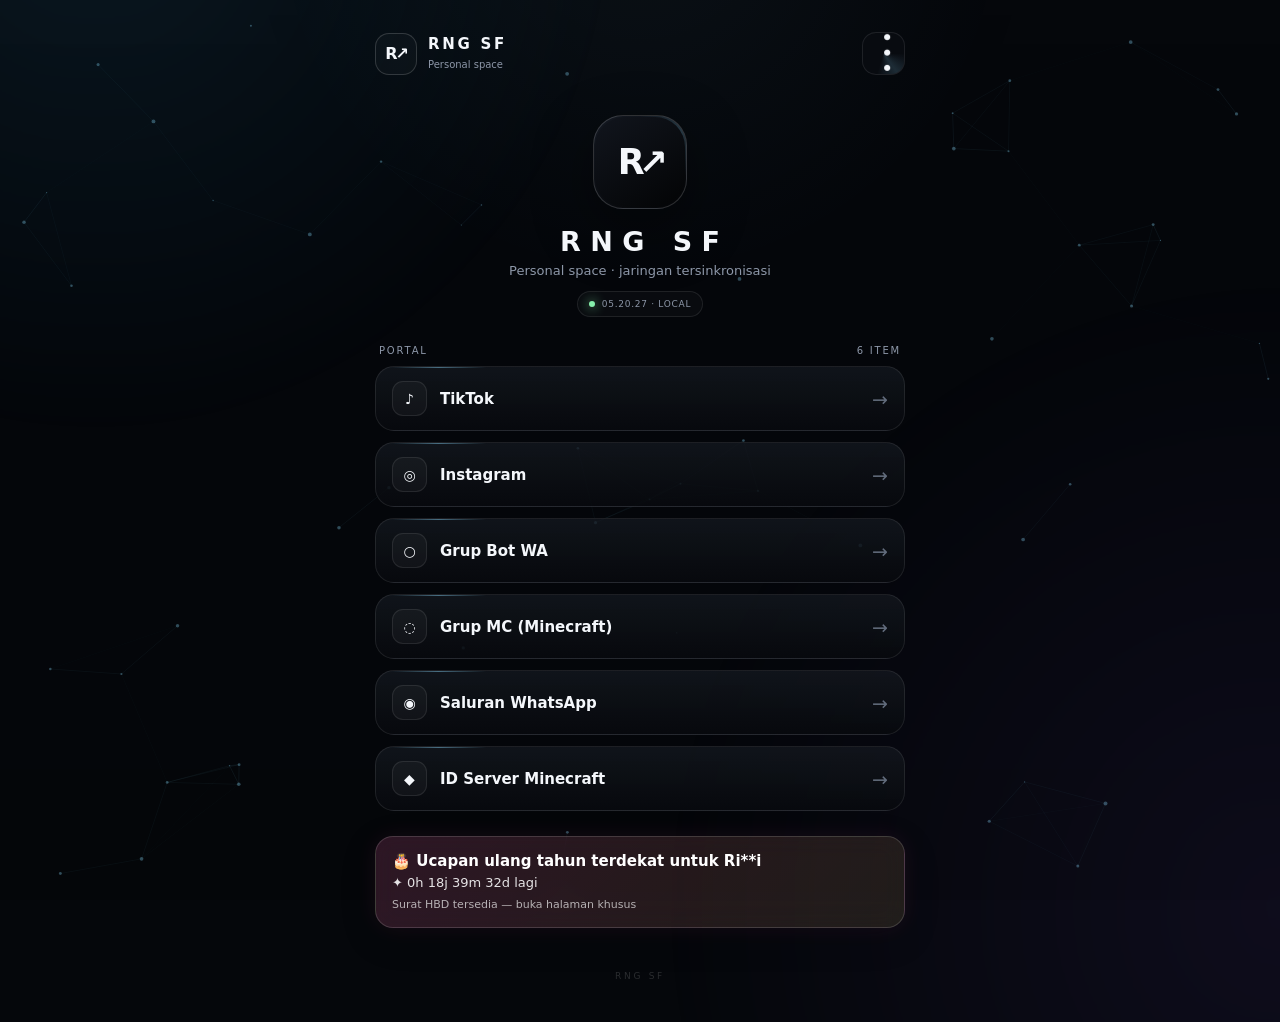
<file: index.html>
<!DOCTYPE html>
<html lang="id">
<head>

<meta charset="UTF-8">

<meta
    name="viewport"
    content="width=device-width, initial-scale=1.0, maximum-scale=1.0, user-scalable=no"
>

<meta
    name="theme-color"
    content="#05070b"
>

<meta
    name="color-scheme"
    content="dark"
>

<title>RNG SF</title>

<style>

/* =========================================================
   RNG SF
   MAIN INDEX
   Dibuat ulang dari nol.
   Jangan masukkan password di file ini.
   ========================================================= */


/* =========================================================
   ROOT
   ========================================================= */
.readmeContent{
    line-height:1.72;
    color:var(--text);
    padding:4px 2px 10px;
}

.readmeContent h2,
.readmeContent h3,
.readmeContent h4{
    margin:18px 0 8px;
    letter-spacing:-.02em;
}

.readmeContent h2:first-child{margin-top:0;}
.readmeContent p{margin:0 0 14px;}
.readmeContent ul{margin:8px 0 16px;padding-left:22px;}
.readmeContent li{margin:6px 0;}
.readmeContent code{
    padding:2px 6px;
    border:1px solid var(--border);
    border-radius:7px;
    background:rgba(255,255,255,.045);
}

.readmeContent blockquote{
    margin:12px 0;
    padding:10px 13px;
    border-left:2px solid var(--accent);
    border-radius:0 10px 10px 0;
    background:rgba(255,255,255,.025);
}

.readmeLoading,
.readmeEmpty{
    padding:28px 8px;
    text-align:center;
}

.readmeEmptyIcon{
    width:58px;
    height:58px;
    margin:0 auto 12px;
    display:grid;
    place-items:center;
    border:1px solid var(--border-strong);
    border-radius:18px;
    font-size:24px;
    animation:pulse 1.7s ease-in-out infinite;
}



:root{

    --bg:
        #05070b;

    --bg-soft:
        #090c12;

    --panel:
        rgba(14,18,25,.78);

    --panel-solid:
        #0d1118;

    --panel-soft:
        rgba(255,255,255,.035);

    --border:
        rgba(255,255,255,.09);

    --border-strong:
        rgba(255,255,255,.16);

    --text:
        #f4f7fb;

    --muted:
        #8d97a8;

    --muted-2:
        #626c7c;

    --accent:
        #8bdcff;

    --accent-soft:
        rgba(139,220,255,.12);

    --success:
        #86efac;

    --danger:
        #fb7185;

    --warning:
        #facc15;

    --radius-xl:
        28px;

    --radius-lg:
        20px;

    --radius-md:
        15px;

    --ease:
        cubic-bezier(.2,.8,.2,1);

}


/* =========================================================
   RESET
   ========================================================= */

*{

    box-sizing:
        border-box;

    margin:
        0;

    padding:
        0;

    -webkit-tap-highlight-color:
        transparent;

}


html{

    scroll-behavior:
        smooth;

}


body{

    min-height:
        100svh;

    background:
        var(--bg);

    color:
        var(--text);

    font-family:
        Inter,
        system-ui,
        -apple-system,
        BlinkMacSystemFont,
        "Segoe UI",
        sans-serif;

    overflow-x:
        hidden;

    -webkit-font-smoothing:
        antialiased;

}


button,
input,
select,
textarea{

    font:
        inherit;

}


button{

    color:
        inherit;

}


a{

    color:
        inherit;

    text-decoration:
        none;

}


[hidden]{

    display:
        none !important;

}


/* =========================================================
   BACKGROUND
   ========================================================= */

#networkCanvas{

    position:
        fixed;

    inset:
        0;

    width:
        100%;

    height:
        100%;

    z-index:
        0;

    pointer-events:
        none;

}


.backgroundGlow{

    position:
        fixed;

    inset:
        -35%;

    z-index:
        1;

    pointer-events:
        none;

    background:

        radial-gradient(
            circle at 25% 15%,
            rgba(56,189,248,.09),
            transparent 25%
        ),

        radial-gradient(
            circle at 80% 80%,
            rgba(139,92,246,.075),
            transparent 30%
        );

    filter:
        blur(15px);

    animation:
        backgroundMove 14s ease-in-out infinite alternate;

}


@keyframes backgroundMove{

    from{

        transform:
            translate(
                -1%,
                1%
            );

    }

    to{

        transform:
            translate(
                2%,
                -2%
            )
            scale(1.04);

    }

}


/* =========================================================
   MAIN
   ========================================================= */

.app{

    position:
        relative;

    z-index:
        5;

    width:
        min(100%,560px);

    min-height:
        100svh;

    margin:
        auto;

    padding:
        18px
        15px
        32px;

}


@media(min-width:700px){

    .app{

        padding-top:
            32px;

    }

}


/* =========================================================
   TOP BAR
   ========================================================= */

.topbar{

    display:
        flex;

    align-items:
        center;

    justify-content:
        space-between;

    margin-bottom:
        15px;

}


.brand{

    display:
        flex;

    align-items:
        center;

    gap:
        11px;

}


.brandIcon{

    width:
        42px;

    height:
        42px;

    border:
        1px solid var(--border-strong);

    border-radius:
        14px;

    display:
        grid;

    place-items:
        center;

    background:
        rgba(255,255,255,.025);

}


.brandIcon span{

    font-size:
        16px;

    font-weight:
        900;

    letter-spacing:
        -2px;

}


.brandText strong{

    display:
        block;

    font-size:
        15px;

    letter-spacing:
        .18em;

}


.brandText small{

    color:
        var(--muted);

    font-size:
        10px;

}


.menuButton{

    width:
        43px;

    height:
        43px;

    border:
        1px solid var(--border);

    border-radius:
        14px;

    background:
        rgba(10,13,18,.75);

    cursor:
        pointer;

    display:
        grid;

    place-items:
        center;

    transition:
        .25s var(--ease);

}


.menuButton:hover{

    border-color:
        var(--border-strong);

    background:
        rgba(255,255,255,.055);

}


.menuButton:active{

    transform:
        scale(.93);

}


.menuDots{

    font-size:
        21px;

    letter-spacing:
        3px;

    transform:
        rotate(90deg);

}



/* =========================================================
   RNG SF — POLISH / MOTION
   ========================================================= */

body::before{
    content:"";
    position:fixed;
    inset:0;
    z-index:0;
    pointer-events:none;
    background:
        radial-gradient(circle at 50% -10%, rgba(139,220,255,.055), transparent 34%),
        linear-gradient(180deg, transparent 0%, rgba(0,0,0,.12) 100%);
    opacity:.9;
}

main{
    position:relative;
    z-index:2;
}

.hero{
    animation:heroEnter .8s cubic-bezier(.2,.8,.2,1) both;
}

.hero .logo{
    animation:heroLogoIn .9s cubic-bezier(.2,.8,.2,1) both, heroFloat 5s ease-in-out 1s infinite;
}

.hero h1{
    animation:textRise .7s .12s cubic-bezier(.2,.8,.2,1) both;
}

.hero > p,
.hero .status{
    animation:textRise .7s .22s cubic-bezier(.2,.8,.2,1) both;
}

.portalList{
    perspective:900px;
}

.portalButton{
    animation:portalIn .55s var(--ease) both;
    transform-origin:center bottom;
}

.portalButton:nth-child(1){animation-delay:.04s}
.portalButton:nth-child(2){animation-delay:.09s}
.portalButton:nth-child(3){animation-delay:.14s}
.portalButton:nth-child(4){animation-delay:.19s}
.portalButton:nth-child(5){animation-delay:.24s}
.portalButton:nth-child(6){animation-delay:.29s}
.portalButton:nth-child(7){animation-delay:.34s}
.portalButton:nth-child(8){animation-delay:.39s}

.menuButton{
    position:relative;
    overflow:hidden;
}

.menuButton::after{
    content:"";
    position:absolute;
    inset:-40%;
    background:conic-gradient(from 90deg, transparent, rgba(139,220,255,.16), transparent 30%);
    animation:menuRing 5s linear infinite;
    pointer-events:none;
}

.menuDots{position:relative;z-index:1;}

.overlay.open .modal{
    animation:modalIn .34s cubic-bezier(.2,.85,.25,1) both;
}

.overlay:not(.open) .modal{
    animation:modalOut .18s ease both;
}

.menuItem{
    transition:transform .22s var(--ease), border-color .22s var(--ease), background .22s var(--ease), box-shadow .22s var(--ease);
}

.menuItem:hover{
    transform:translateX(4px);
    box-shadow:0 12px 32px rgba(0,0,0,.16);
}

.menuItem:active{
    transform:scale(.985) translateX(2px);
}

@keyframes heroEnter{
    from{opacity:0; transform:translateY(8px)}
    to{opacity:1; transform:none}
}

@keyframes heroLogoIn{
    from{opacity:0; transform:scale(.78) rotate(-8deg)}
    to{opacity:1; transform:scale(1) rotate(0)}
}

@keyframes heroFloat{
    0%,100%{transform:translateY(0)}
    50%{transform:translateY(-4px)}
}

@keyframes textRise{
    from{opacity:0; transform:translateY(7px)}
    to{opacity:1; transform:none}
}

@keyframes menuRing{
    to{transform:rotate(360deg)}
}

@keyframes modalIn{
    from{opacity:0; transform:translateY(16px) scale(.985)}
    to{opacity:1; transform:none}
}

@keyframes modalOut{
    from{opacity:1}
    to{opacity:0}
}

@media (prefers-reduced-motion:reduce){
    *,*::before,*::after{
        animation-duration:.01ms !important;
        animation-iteration-count:1 !important;
        scroll-behavior:auto !important;
    }
}

body.lightweight .hero .logo,
body.lightweight .menuButton::after{
    animation:none !important;
}

/* =========================================================
   HERO
   ========================================================= */

.hero{

    text-align:
        center;

    padding:
        25px
        5px
        25px;

}


.logo{

    position:
        relative;

    width:
        94px;

    height:
        94px;

    margin:
        0 auto 17px;

    border:
        1px solid var(--border-strong);

    border-radius:
        30px;

    display:
        grid;

    place-items:
        center;

    overflow:
        hidden;

    background:
        linear-gradient(
            145deg,
            #141922,
            #030406
        );

    box-shadow:
        0 20px 60px rgba(0,0,0,.4);

}


.logo::before{

    content:
        "";

    position:
        absolute;

    width:
        170%;

    height:
        170%;

    background:
        conic-gradient(
            transparent,
            rgba(139,220,255,.2),
            transparent 30%
        );

    animation:
        logoSpin 7s linear infinite;

}


.logo::after{

    content:
        "";

    position:
        absolute;

    inset:
        1px;

    border-radius:
        inherit;

    background:
        linear-gradient(
            145deg,
            #11151d,
            #030405
        );

}


@keyframes logoSpin{

    to{

        transform:
            rotate(360deg);

    }

}


.logo span{

    position:
        relative;

    z-index:
        2;

    font-size:
        35px;

    font-weight:
        900;

    letter-spacing:
        -6px;

}


.hero h1{

    font-size:
        27px;

    letter-spacing:
        .35em;

    margin-left:
        .35em;

    font-weight:
        800;

}


.hero p{

    margin-top:
        6px;

    color:
        var(--muted);

    font-size:
        13px;

}


.status{

    display:
        inline-flex;

    align-items:
        center;

    gap:
        7px;

    margin-top:
        13px;

    padding:
        7px
        11px;

    border:
        1px solid var(--border);

    border-radius:
        999px;

    background:
        rgba(255,255,255,.025);

    color:
        var(--muted);

    font-size:
        9px;

    letter-spacing:
        .08em;

}


.statusDot{

    width:
        6px;

    height:
        6px;

    border-radius:
        50%;

    background:
        var(--success);

    box-shadow:
        0 0 12px var(--success);

}


/* =========================================================
   PORTAL
   ========================================================= */

.sectionHeader{

    display:
        flex;

    justify-content:
        space-between;

    align-items:
        center;

    margin:
        3px
        4px
        10px;

    color:
        var(--muted);

    font-size:
        10px;

    text-transform:
        uppercase;

    letter-spacing:
        .18em;

}


.portalList{

    display:
        grid;

    gap:
        11px;

}


.portalButton{

    position:
        relative;

    width:
        100%;

    min-height:
        65px;

    border:
        1px solid var(--border);

    border-radius:
        19px;

    background:
        linear-gradient(
            180deg,
            rgba(20,24,31,.78),
            rgba(8,10,14,.88)
        );

    display:
        flex;

    align-items:
        center;

    justify-content:
        space-between;

    padding:
        0
        16px;

    overflow:
        hidden;

    cursor:
        pointer;

    animation:
        portalIn .55s var(--ease) both;

    transition:
        .3s var(--ease);

}


.portalButton::before{

    content:
        "";

    position:
        absolute;

    left:
        15px;

    top:
        0;

    width:
        95px;

    height:
        1px;

    background:
        linear-gradient(
            90deg,
            transparent,
            var(--accent),
            transparent
        );

    opacity:
        .45;

}


.portalButton::after{

    content:
        "";

    position:
        absolute;

    inset:
        0;

    background:
        linear-gradient(
            105deg,
            transparent,
            rgba(255,255,255,.045),
            transparent
        );

    transform:
        translateX(-120%);

    transition:
        .7s;

}


.portalButton:hover::after{

    transform:
        translateX(120%);

}


.portalButton:hover{

    transform:
        translateY(-2px);

    border-color:
        var(--border-strong);

}


.portalButton:active{

    transform:
        scale(.985);

}


@keyframes portalIn{

    from{

        opacity:
            0;

        transform:
            translateY(10px);

    }

    to{

        opacity:
            1;

        transform:
            none;

    }

}


.portalLeft{

    display:
        flex;

    align-items:
        center;

    gap:
        13px;

    min-width:
        0;

}


.portalIcon{

    width:
        35px;

    height:
        35px;

    flex:
        0 0 35px;

    display:
        grid;

    place-items:
        center;

    border:
        1px solid var(--border);

    border-radius:
        11px;

    background:
        rgba(255,255,255,.035);

    font-size:
        14px;

}


.portalText{

    min-width:
        0;

    text-align:
        left;

}


.portalName{

    display:
        block;

    font-size:
        15px;

    font-weight:
        700;

    white-space:
        nowrap;

    overflow:
        hidden;

    text-overflow:
        ellipsis;

}


.portalSubtitle{

    display:
        block;

    color:
        var(--muted);

    font-size:
        10px;

    margin-top:
        1px;

}


.portalArrow{

    color:
        var(--muted-2);

    font-size:
        19px;

    transition:
        .25s;

}


.portalButton:hover .portalArrow{

    color:
        var(--text);

    transform:
        translateX(4px);

}


.fallback{

    padding:
        15px;

    border:
        1px dashed var(--border-strong);

    border-radius:
        16px;

    color:
        var(--muted);

    text-align:
        center;

    font-size:
        12px;

}


/* =========================================================
   FOOTER SECRET
   ========================================================= */

.footer{

    display:
        flex;

    justify-content:
        center;

    padding-top:
        20px;

}


.secretTrigger{

    border:
        0;

    background:
        transparent;

    color:
        rgba(255,255,255,.15);

    padding:
        9px
        12px;

    font-size:
        9px;

    letter-spacing:
        .3em;

    cursor:
        pointer;

    transition:
        .3s;

}


.secretTrigger:hover{

    color:
        rgba(255,255,255,.4);

}


/* =========================================================
   OVERLAY
   ========================================================= */

.overlay{

    position:
        fixed;

    inset:
        0;

    z-index:
        50;

    display:
        flex;

    align-items:
        flex-end;

    justify-content:
        center;

    background:
        rgba(2,4,7,.72);

    backdrop-filter:
        blur(15px);

    -webkit-backdrop-filter:
        blur(15px);

    opacity:
        0;

    pointer-events:
        none;

    transition:
        .35s;

}


.overlay.open{

    opacity:
        1;

    pointer-events:
        auto;

}


/* Child screens stack above parent screens. */
#menuOverlay{z-index:50;}
#calendarOverlay{z-index:60;align-items:stretch;}
#contentOverlay{z-index:70;}
#secretOverlay{z-index:80;}
#onboardingOverlay{z-index:90;}
#calendarOverlay .modal{width:100%;max-width:none;height:100dvh;max-height:none;border-radius:0;overflow-y:auto;overscroll-behavior:contain;padding-bottom:max(18px,env(safe-area-inset-bottom));}
#calendarDays,.calendarDay{touch-action:manipulation;}
.calendarDay{user-select:none;-webkit-tap-highlight-color:transparent;}
#calendarOverlay .calendarTop{flex-shrink:0;}
#calendarOverlay .calendarDays{min-height:0;}
#calendarOverlay .calendarActions{padding-bottom:4px;}
@media(max-width:699px){
    #calendarOverlay .modal{padding:14px 12px max(16px,env(safe-area-inset-bottom));}
    #calendarOverlay .calendarDay{min-height:58px;}
    #calendarOverlay .calendarActions{position:sticky;bottom:0;background:linear-gradient(180deg,transparent,rgba(7,9,13,.98) 28%);padding-top:18px;}
}



.modal{

    width:
        min(100%,570px);

    max-height:
        92svh;

    overflow:
        auto;

    padding:
        18px
        17px
        28px;

    border:
        1px solid var(--border-strong);

    border-radius:
        28px
        28px
        0
        0;

    background:
        linear-gradient(
            180deg,
            rgba(20,24,31,.98),
            rgba(7,9,13,.99)
        );

    box-shadow:
        0 -25px 90px rgba(0,0,0,.5);

    transform:
        translateY(40px);

    transition:
        .4s var(--ease);

}


.overlay.open .modal{

    transform:
        translateY(0);

}


@media(min-width:700px){

    .overlay{

        align-items:
            center;

    }

    .modal{

        border-radius:
            28px;

        max-height:
            88svh;

    }

}


.modalHead{

    display:
        flex;

    justify-content:
        space-between;

    align-items:
        flex-start;

    gap:
        12px;

    margin-bottom:
        17px;

}


.modalHead h2{

    font-size:
        20px;

}


.modalHead p{

    color:
        var(--muted);

    font-size:
        11px;

    margin-top:
        2px;

}


.closeButton{

    width:
        38px;

    height:
        38px;

    flex:
        0 0 38px;

    border:
        1px solid var(--border);

    border-radius:
        12px;

    background:
        rgba(255,255,255,.035);

    cursor:
        pointer;

    font-size:
        20px;

}


/* =========================================================
   MENU
   ========================================================= */

.menuList{

    display:
        grid;

    gap:
        9px;

}


.menuItem{

    width:
        100%;

    border:
        1px solid var(--border);

    border-radius:
        17px;

    background:
        rgba(255,255,255,.025);

    padding:
        14px;

    display:
        flex;

    align-items:
        center;

    gap:
        12px;

    text-align:
        left;

    cursor:
        pointer;

    transition:
        .25s;

}


.menuItem:hover{

    border-color:
        var(--border-strong);

    background:
        rgba(255,255,255,.05);

}


.menuIcon{

    width:
        41px;

    height:
        41px;

    flex:
        0 0 41px;

    display:
        grid;

    place-items:
        center;

    border:
        1px solid var(--border);

    border-radius:
        13px;

    background:
        rgba(255,255,255,.03);

}


.menuText b{

    display:
        block;

    font-size:
        13px;

}


.menuText span{

    display:
        block;

    color:
        var(--muted);

    font-size:
        10px;

    margin-top:
        2px;

}


/* =========================================================
   FORM
   ========================================================= */

.formGrid{

    display:
        grid;

    gap:
        13px;

}


.field{

    display:
        grid;

    gap:
        6px;

}


.field label{

    color:
        #bbc3cf;

    font-size:
        11px;

}


.field input,
.field select,
.field textarea{

    width:
        100%;

    border:
        1px solid var(--border);

    border-radius:
        14px;

    padding:
        13px
        14px;

    outline:
        none;

    background:
        #0b0e13;

    color:
        var(--text);

}


.field input:focus,
.field select:focus,
.field textarea:focus{

    border-color:
        rgba(139,220,255,.6);

    box-shadow:
        0 0 0 3px rgba(139,220,255,.07);

}


.row{

    display:
        grid;

    grid-template-columns:
        1fr 1fr;

    gap:
        9px;

}


.choiceGrid{

    display:
        grid;

    gap:
        8px;

}


.choice{

    width:
        100%;

    padding:
        13px;

    border:
        1px solid var(--border);

    border-radius:
        14px;

    background:
        rgba(255,255,255,.025);

    text-align:
        left;

    cursor:
        pointer;

    transition:
        .25s;

}


.choice:hover{

    border-color:
        var(--border-strong);

}


.choice.active{

    border-color:
        rgba(139,220,255,.65);

    background:
        var(--accent-soft);

}


.note{

    padding:
        12px
        13px;

    border:
        1px solid var(--border);

    border-radius:
        14px;

    background:
        rgba(255,255,255,.025);

    color:
        var(--muted);

    font-size:
        11px;

}


.actions{

    display:
        grid;

    grid-template-columns:
        1fr 1fr;

    gap:
        9px;

    margin-top:
        15px;

}


.primary,
.secondary{

    width:
        100%;

    min-height:
        47px;

    border-radius:
        15px;

    cursor:
        pointer;

    font-weight:
        750;

}


.primary{

    border:
        0;

    background:
        #eef2ff;

    color:
        #080b11;

}


.secondary{

    border:
        1px solid var(--border);

    background:
        rgba(255,255,255,.035);

}


/* =========================================================
   SECRET
   ========================================================= */

.secretModal{

    background:

        radial-gradient(
            circle at 50% -10%,
            rgba(139,220,255,.1),
            transparent 35%
        ),

        linear-gradient(
            180deg,
            #0d1118,
            #05070a
        );

}


.secretContent{

    text-align:
        center;

    padding:
        7px
        3px
        4px;

}


.secretOrb{

    position:
        relative;

    width:
        84px;

    height:
        84px;

    margin:
        0 auto 18px;

    border:
        1px solid rgba(139,220,255,.2);

    border-radius:
        50%;

    display:
        grid;

    place-items:
        center;

}


.secretOrb::before{

    content:
        "";

    position:
        absolute;

    inset:
        8px;

    border:
        1px dashed rgba(139,220,255,.18);

    border-radius:
        50%;

    animation:
        spin 8s linear infinite;

}


.secretOrb::after{

    content:
        "";

    width:
        7px;

    height:
        7px;

    border-radius:
        50%;

    background:
        var(--accent);

    box-shadow:
        0 0 20px var(--accent);

    animation:
        pulse 1.5s ease-in-out infinite;

}


@keyframes spin{

    to{

        transform:
            rotate(360deg);

    }

}


@keyframes pulse{

    50%{

        transform:
            scale(1.7);

        opacity:
            .5;

    }

}


.secretContent h2{

    font-size:
        21px;

    letter-spacing:
        .08em;

}


.secretContent p{

    margin:
        5px
        0
        18px;

    color:
        var(--muted);

    font-size:
        11px;

}


.secretInput{

    width:
        100%;

    padding:
        16px;

    border:
        1px solid var(--border-strong);

    border-radius:
        15px;

    background:
        #080b0f;

    color:
        var(--text);

    text-align:
        center;

    letter-spacing:
        .32em;

    font-size:
        19px;

    outline:
        none;

}


.secretInput:focus{

    border-color:
        rgba(139,220,255,.65);

    box-shadow:
        0 0 0 4px rgba(139,220,255,.07);

}


.secretSubmit{

    margin-top:
        10px;

}


.secretStatus{

    min-height:
        21px;

    margin-top:
        10px;

    color:
        var(--muted);

    font-size:
        11px;

}


.shake{

    animation:
        shake .38s ease;

}


@keyframes shake{

    20%,
    60%{

        transform:
            translateX(-6px);

    }

    40%,
    80%{

        transform:
            translateX(6px);

    }

}


.successMark{

    width:
        58px;

    height:
        58px;

    margin:
        4px
        auto
        15px;

    border:
        1px solid rgba(134,239,172,.35);

    border-radius:
        50%;

    display:
        grid;

    place-items:
        center;

    color:
        var(--success);

    font-size:
        27px;

    animation:
        successPop .5s var(--ease);

}


@keyframes successPop{

    from{

        opacity:
            0;

        transform:
            scale(.5);

    }

    to{

        opacity:
            1;

        transform:
            scale(1);

    }

}



/* =========================================================
   GATEWAY REDESIGN — compact, clear, mobile friendly
   ========================================================= */
.secretContent{padding:4px 2px 2px;text-align:center}
.secretContent h2{font-size:18px;line-height:1.25;letter-spacing:.055em;margin:8px 0 7px}
.secretContent p{margin:0 auto 14px;color:var(--muted);font-size:12px;line-height:1.55;max-width:440px}
.secretInput{font-size:16px;letter-spacing:.08em;padding:13px 48px 13px 14px;text-align:center;box-sizing:border-box}
.secretInputWrap{position:relative;width:100%;margin-top:10px}
.secretInputWrap .secretInput{margin:0}
.secretEye{position:absolute;right:8px;top:50%;transform:translateY(-50%);width:36px;height:36px;border:1px solid var(--border);border-radius:10px;background:rgba(255,255,255,.035);color:var(--muted);cursor:pointer}
.secretActions{display:grid;gap:8px;margin-top:12px}
.secretActions.two{grid-template-columns:1fr 1fr}
.secretHint{font-size:10px!important;letter-spacing:.04em;margin:7px auto 0!important}
.gatewayChoice{display:grid;gap:9px;margin-top:14px}
.gatewayChoice button{min-height:45px}
.gatewayIcon{width:56px;height:56px;margin:2px auto 12px;border:1px solid rgba(139,220,255,.25);border-radius:18px;display:grid;place-items:center;font-size:24px;color:var(--accent);background:rgba(139,220,255,.035);box-shadow:0 12px 35px rgba(0,0,0,.18)}
.gatewayCard{border:1px solid var(--border);border-radius:18px;padding:13px;background:rgba(255,255,255,.025);margin:12px 0}
.gatewayCard strong{display:block;font-size:13px;margin-bottom:3px}
.gatewayCard span{display:block;color:var(--muted);font-size:11px;line-height:1.45}
.birthGrid{display:grid;grid-template-columns:1fr 1fr 1.35fr;gap:7px;margin-top:10px}
.birthField{min-width:0}
.birthField label{display:block;text-align:left;color:var(--muted);font-size:9px;margin:0 0 5px 4px;text-transform:uppercase;letter-spacing:.08em}
.birthField input{width:100%;box-sizing:border-box;padding:12px 7px;border:1px solid var(--border-strong);border-radius:13px;background:#080b0f;color:var(--text);font-size:16px;text-align:center;outline:none}
.birthField input:focus{border-color:rgba(139,220,255,.65);box-shadow:0 0 0 4px rgba(139,220,255,.07)}
.birthField input.year{font-size:15px}
.gatewayMessage{text-align:left!important;line-height:1.65!important;font-size:12px!important;white-space:normal}
.gatewayMessage p{max-width:none;text-align:left;margin:0 0 10px;font-size:12px;line-height:1.65}
.gatewayMessage p:last-child{margin-bottom:0}
.gatewayResultMeta{font-size:10px;color:var(--muted);margin-top:2px}
.gatewaySecondary{background:rgba(255,255,255,.035)!important}
@media(max-width:420px){.birthGrid{gap:5px}.birthField input{font-size:15px;padding:11px 4px}.birthField input.year{font-size:14px}.secretActions.two{grid-template-columns:1fr}.secretContent h2{font-size:17px}}

/* =========================================================
   ONBOARDING
   ========================================================= */

.stepbar{

    display:
        flex;

    gap:
        5px;

    margin-bottom:
        18px;

}


.stepbar i{

    flex:
        1;

    height:
        3px;

    border-radius:
        99px;

    background:
        rgba(255,255,255,.08);

}


.stepbar i.active{

    background:
        var(--accent);

}


.question{

    display:
        none;

}


.question.active{

    display:
        block;

    animation:
        questionIn .35s var(--ease);

}


@keyframes questionIn{

    from{

        opacity:
            0;

        transform:
            translateY(9px);

    }

    to{

        opacity:
            1;

        transform:
            none;

    }

}


/* =========================================================
   CALENDAR
   ========================================================= */

.calendarTop{

    display:
        flex;

    justify-content:
        space-between;

    align-items:
        center;

    margin-bottom:
        13px;

}


.calendarTitle strong{

    display:
        block;

    font-size:
        20px;

}


.calendarTitle small{

    color:
        var(--muted);

    font-size:
        10px;

}


.monthButtons{

    display:
        flex;

    gap:
        5px;

}


.monthButtons button{

    width:
        37px;

    height:
        37px;

    border:
        1px solid var(--border);

    border-radius:
        11px;

    background:
        rgba(255,255,255,.035);

    cursor:
        pointer;

}


.stats{

    display:
        grid;

    grid-template-columns:
        repeat(4,1fr);

    gap:
        8px;

    margin-bottom:
        14px;

}


.stat{

    padding:
        11px;

    border:
        1px solid var(--border);

    border-radius:
        14px;

    background:
        rgba(255,255,255,.025);

}


.stat b{

    display:
        block;

    font-size:
        17px;

}


.stat span{

    color:
        var(--muted);

    font-size:
        8px;

    letter-spacing:
        .06em;

}


.week{

    display:
        grid;

    grid-template-columns:
        repeat(7,1fr);

    gap:
        4px;

    margin-bottom:
        5px;

}


.week span{

    text-align:
        center;

    color:
        var(--muted);

    font-size:
        9px;

    padding:
        3px;

}


.calendarDays{

    display:
        grid;

    grid-template-columns:
        repeat(7,1fr);

    gap:
        4px;

}


.calendarDay{

    position:
        relative;

    min-height:
        53px;

    padding:
        6px;

    border:
        1px solid var(--border);

    border-radius:
        11px;

    background:
        rgba(255,255,255,.018);

    text-align:
        left;

    cursor:
        pointer;

}


.calendarDay.muted{

    opacity:
        .25;

}


.calendarDay.today{

    border-color:
        rgba(139,220,255,.7);

}


.calendarDay.work{

    background:
        rgba(139,220,255,.05);

}


.calendarDay.off{

    background:
        rgba(255,255,255,.018);

}


.calendarDay.leave{

    background:
        rgba(251,113,133,.08);

    border-color:
        rgba(251,113,133,.28);

}


.calendarDay.nationalHoliday{
    border-color:rgba(251,191,36,.45);
}
.nationalHolidayPanel{
    margin-top:8px; padding:10px 12px; border:1px solid rgba(251,191,36,.22);
    border-radius:12px; background:rgba(251,191,36,.045);
}
.nationalHolidayHead{display:flex;justify-content:space-between;gap:10px;align-items:center;margin-bottom:6px;}
.nationalHolidayHead small{color:var(--muted);font-size:8px;}
.nationalHolidayItem{display:flex;justify-content:space-between;gap:10px;padding:5px 0;border-top:1px solid rgba(255,255,255,.05);font-size:9px;}
.nationalHolidayItem:first-child{border-top:0;}
.nationalHolidayItem b{font-size:9px;}
.nationalHolidayItem span{color:var(--muted);text-align:right;}
.salaryPreview{display:block;margin-top:6px;color:var(--muted);font-size:9px;}

.calendarDay b{

    font-size:
        11px;

}


.calendarDay small{

    display:
        block;

    margin-top:
        4px;

    color:
        var(--muted);

    font-size:
        7px;

    white-space:
        nowrap;

    overflow:
        hidden;

    text-overflow:
        ellipsis;

}


.otDot{

    position:
        absolute;

    top:
        6px;

    right:
        6px;

    width:
        5px;

    height:
        5px;

    border-radius:
        50%;

    background:
        var(--warning);

}


.calendarActions{

    display:
        grid;

    grid-template-columns:
        1fr 1fr;

    gap:
        9px;

    margin-top:
        14px;

}


/* =========================================================
   HISTORY
   ========================================================= */

.historyList{

    display:
        grid;

    gap:
        8px;

}


.historyItem{

    display:
        flex;

    align-items:
        center;

    justify-content:
        space-between;

    gap:
        10px;

    padding:
        12px;

    border:
        1px solid var(--border);

    border-radius:
        13px;

    background:
        rgba(255,255,255,.02);

}


.historyItem b{

    display:
        block;

    font-size:
        11px;

}


.historyItem small{

    display:
        block;

    color:
        var(--muted);

    font-size:
        9px;

    margin-top:
        2px;

}


/* =========================================================
   HELP
   ========================================================= */

.help{

    display:
        grid;

    gap:
        11px;

}


.helpSection{

    padding:
        13px;

    border:
        1px solid var(--border);

    border-radius:
        15px;

    background:
        rgba(255,255,255,.02);

}


.helpSection h3{

    font-size:
        13px;

    margin-bottom:
        5px;

}


.helpSection p,
.helpSection li{

    color:
        var(--muted);

    font-size:
        11px;

}


.helpSection ol{

    padding-left:
        17px;

    display:
        grid;

    gap:
        4px;

}


/* =========================================================
   TOAST
   ========================================================= */

.toast{

    position:
        fixed;

    left:
        50%;

    bottom:
        22px;

    z-index:
        100;

    max-width:
        calc(100% - 30px);

    padding:
        10px
        14px;

    border-radius:
        12px;

    background:
        #eef2ff;

    color:
        #080b11;

    font-size:
        11px;

    font-weight:
        700;

    transform:
        translate(
            -50%,
            20px
        );

    opacity:
        0;

    pointer-events:
        none;

    transition:
        .3s;

}


.toast.show{

    opacity:
        1;

    transform:
        translate(
            -50%,
            0
        );

}


/* =========================================================
   LIGHTWEIGHT MODE
   ========================================================= */

body.lightweight .backgroundGlow,
body.lightweight #networkCanvas{

    display:
        none;

}


body.lightweight *{

    animation-duration:
        .001ms !important;

    transition-duration:
        .001ms !important;

}


/* =========================================================
   MOBILE
   ========================================================= */

@media(max-width:390px){

    .app{

        padding-left:
            11px;

        padding-right:
            11px;

    }

    .hero h1{

        font-size:
            23px;

    }

    .portalButton{

        min-height:
            61px;

    }

    .calendarDay{

        min-height:
            48px;

    }

}


@media(prefers-reduced-motion:reduce){

    *{

        animation-duration:
            .001ms !important;

        transition-duration:
            .001ms !important;

    }

}


.readmeContent{line-height:1.75;color:var(--text);padding:4px 2px 18px;}
.readmeContent h2,.readmeContent h3,.readmeContent h4{margin:20px 0 9px;letter-spacing:-.02em;}
.readmeContent h2:first-child{margin-top:0;}
.readmeContent p{margin:0 0 14px;color:var(--text);}
.readmeContent ul{margin:4px 0 17px;padding-left:22px;}
.readmeContent li{margin:6px 0;color:var(--muted);}
.readmeContent strong{font-weight:750;}
.readmeContent em{color:var(--muted);}
.readmeContent code{padding:2px 6px;border:1px solid var(--border);border-radius:7px;background:rgba(255,255,255,.045);}
.readmeContent pre{overflow:auto;margin:12px 0;padding:13px;border:1px solid var(--border);border-radius:14px;background:rgba(0,0,0,.25);font-size:11px;}
.readmeContent blockquote{margin:12px 0;padding:11px 14px;border-left:2px solid var(--accent);border-radius:0 11px 11px 0;background:rgba(255,255,255,.025);color:var(--muted);}
.readmeContent a{color:var(--accent);text-decoration:underline;text-underline-offset:3px;}
.readmeMedia{display:flex;justify-content:center;margin:14px 0 18px;overflow:hidden;}
.readmeMedia img{display:block;height:auto;max-height:360px;object-fit:contain;border-radius:14px;}
.readmeLoading,.readmeEmpty{padding:28px 8px;text-align:center;color:var(--muted);}
.readmeEmptyIcon{width:58px;height:58px;margin:0 auto 12px;display:grid;place-items:center;border:1px solid var(--border-strong);border-radius:18px;font-size:24px;}

/* ===== RNG SF GATEWAY FINAL POLISH ===== */
.secretContent{padding:2px 0 0;text-align:center}
.secretContent h2{font-size:17px!important;line-height:1.25;margin:7px 0 6px;letter-spacing:.04em}
.secretContent>p{font-size:12px!important;line-height:1.5!important;margin:0 auto 10px!important;max-width:430px}
.secretInputWrap{margin:9px auto 0;max-width:360px}
.secretInput{font-size:15px!important;letter-spacing:.04em!important;padding:11px 45px 11px 13px!important}
.secretEye{font-size:13px;width:34px;height:34px}
.gatewayIcon{width:48px;height:48px;margin:0 auto 9px;border-radius:15px;font-size:20px}
.gatewayCard{margin:9px 0;padding:11px 12px;border-radius:15px}
.gatewayChoice{display:grid;grid-template-columns:1fr 1fr;gap:8px;margin-top:10px}
.gatewayChoice button{min-height:42px;padding:9px 10px}
.gatewayMessage{line-height:1.55!important;font-size:12px!important;margin-top:9px!important}
.gatewayMessage p{font-size:12px!important;line-height:1.55!important;margin:0 0 8px!important}
.gatewayMessage p:last-child{margin-bottom:0!important}
.birthGrid{display:grid;grid-template-columns:.8fr .8fr 1.2fr;gap:7px;margin:10px auto 8px;max-width:360px}
.birthField label{font-size:9px;margin:0 0 4px 3px}
.birthField input{font-size:15px!important;padding:10px 5px!important;border-radius:11px!important}
.birthField input.year{font-size:14px!important}
.secretSubmit{margin-top:3px!important}
.secretHint{font-size:10px!important;margin:5px auto 0!important}
.secretActionGrid{display:grid;grid-template-columns:1fr 1fr;gap:8px;margin-top:10px}
.gatewayResultMeta{font-size:10px;line-height:1.4}
@media(max-width:420px){.gatewayChoice,.secretActionGrid{grid-template-columns:1fr}.birthGrid{gap:5px}.birthField input{padding:10px 3px!important}}
</style>

<style id="rng-hbd-style">
/* =========================================================
   RNG SF — HBD BUTTON / GATE
   ========================================================= */
.hbdPortalWrap{
    margin:14px 0;
    position:relative;
}
.hbdPortalButton{
    width:100%;
    border:1px solid rgba(255,255,255,.15);
    border-radius:18px;
    padding:15px 16px;
    text-align:left;
    cursor:pointer;
    color:#fff;
    background:linear-gradient(135deg,rgba(255,105,180,.17),rgba(255,215,120,.10));
    box-shadow:0 10px 35px rgba(0,0,0,.20),0 0 25px rgba(255,105,180,.08);
    backdrop-filter:blur(12px);
    transition:.25s ease;
}
.hbdPortalButton:hover{transform:translateY(-2px);box-shadow:0 14px 42px rgba(0,0,0,.26),0 0 35px rgba(255,105,180,.13)}
.hbdPortalButton[disabled]{opacity:.55;cursor:not-allowed;transform:none}
.hbdTitle{font-weight:700;font-size:15px}
.hbdCountdown{font-size:13px;margin-top:5px;opacity:.88}
.hbdWarning{font-size:11px;margin-top:7px;opacity:.66;line-height:1.4}
.rngFeatureDisabled{display:none!important}
</style>

</head>


<body>


<canvas id="networkCanvas"></canvas>

<div class="backgroundGlow"></div>


<main class="app">


    <!-- =====================================================
         TOP BAR
         ===================================================== -->

    <header class="topbar">

        <div class="brand">

            <div class="brandIcon">
                <span>R↗</span>
            </div>

            <div class="brandText">

                <strong>RNG SF</strong>

                <small>
                    Personal space
                </small>

            </div>

        </div>


        <button
            class="menuButton"
            id="menuButton"
            type="button"
            aria-label="Buka menu"
        >

            <span class="menuDots">
                •••
            </span>

        </button>

    </header>


    <!-- =====================================================
         HERO
         ===================================================== -->

    <section class="hero">

        <div class="logo">

            <span>
                R↗
            </span>

        </div>


        <h1>
            RNG SF
        </h1>


        <p>
            Personal space · jaringan tersinkronisasi
        </p>


        <span class="status">

            <i class="statusDot"></i>

            <span id="systemStatus">
                LOCAL STORAGE READY
            </span>

        </span>

    </section>


    <!-- =====================================================
         PORTAL BUTTONS
         ===================================================== -->

    <div class="sectionHeader">

        <span>
            Portal
        </span>

        <span id="buttonCount"></span>

    </div>


    <section
        class="portalList"
        id="portalList"
        aria-label="Daftar portal"
    ></section>


    <p
        class="fallback"
        id="portalFallback"
        hidden
    >
        Konfigurasi tombol belum dimuat.
    </p>


    <!-- =====================================================
         SECRET TRIGGER
         ===================================================== -->

    <footer class="footer">

        <button
            class="secretTrigger"
            id="secretTrigger"
            type="button"
        >
            RNG SF
        </button>

    </footer>


</main>


<!-- =========================================================
     MENU
     ========================================================= -->

<div
    class="overlay"
    id="menuOverlay"
    aria-hidden="true"
>

    <div class="modal">

        <div class="modalHead">

            <div>

                <h2>
                    Menu
                </h2>

                <p>
                    Pengaturan ruang pribadi
                </p>

            </div>


            <button
                class="closeButton"
                type="button"
                data-close="menuOverlay"
            >
                ×
            </button>

        </div>


        <div class="menuList">


            <button
                class="menuItem"
                id="openCalendar"
                type="button"
            >

                <div class="menuIcon">
                    ▦
                </div>

                <div class="menuText">

                    <b>
                        Kalender
                    </b>

                    <span>
                        Jadwal, kerja, libur, lembur & history
                    </span>

                </div>

            </button>


            <button
                class="menuItem"
                id="openProfile"
                type="button"
            >

                <div class="menuIcon">
                    ◎
                </div>

                <div class="menuText">

                    <b>
                        Profil & pengaturan
                    </b>

                    <span>
                        Ubah pengaturan kalender
                    </span>

                </div>

            </button>


            <button
                class="menuItem"
                id="openHelp"
                type="button"
            >

                <div class="menuIcon">
                    ?
                </div>

                <div class="menuText">

                    <b>
                        Tata cara penggunaan
                    </b>

                    <span>
                        Panduan singkat fitur
                    </span>

                </div>

            </button>


            <button
                class="menuItem"
                id="openReadme"
                type="button"
            >

                <div class="menuIcon">
                    ▤
                </div>

                <div class="menuText">

                    <b>
                        README / Tentang RNG SF
                    </b>

                    <span>
                        Tentang proyek, fitur & catatan
                    </span>

                </div>

            </button>


            <button
                class="menuItem"
                id="toggleLightweight"
                type="button"
            >

                <div class="menuIcon">
                    ◐
                </div>

                <div class="menuText">

                    <b>
                        Tampilan ringan
                    </b>

                    <span>
                        Kurangi animasi untuk perangkat lemah
                    </span>

                </div>

            </button>


            <button
                class="menuItem"
                id="resetData"
                type="button"
            >

                <div class="menuIcon">
                    ↺
                </div>

                <div class="menuText">

                    <b>
                        Reset data lokal
                    </b>

                    <span>
                        Hapus profil, kalender & history
                    </span>

                </div>

            </button>


        </div>

    </div>

</div>


<!-- =========================================================
     SECRET ACCESS
     ========================================================= -->

<div
    class="overlay"
    id="secretOverlay"
    aria-hidden="true"
>

    <div class="modal secretModal">

        <div class="modalHead">

            <div>

                <h2>
                    Akses
                </h2>

                <p>
                    Verifikasi tambahan
                </p>

            </div>


            <button
                class="closeButton"
                type="button"
                data-close="secretOverlay"
            >
                ×
            </button>

        </div>


        <div
            class="secretContent"
            id="secretContent"
        >

            <div class="secretOrb"></div>


            <h2 id="secretTitle">
                PRIVATE ACCESS
            </h2>


            <p id="secretDescription">
                Masukkan kode akses untuk melanjutkan.
            </p>


            <form
                id="secretForm"
                autocomplete="off"
            >

                <input
                    class="secretInput"
                    id="secretInput"
                    type="password"
                    inputmode="numeric"
                    autocomplete="off"
                    autocapitalize="off"
                    spellcheck="false"
                    maxlength="32"
                    placeholder="••••••"
                >


                <button
                    class="primary secretSubmit"
                    id="secretSubmit"
                    type="submit"
                >
                    Lanjut
                </button>

            </form>


            <div
                class="secretStatus"
                id="secretStatus"
                aria-live="polite"
            ></div>

        </div>

    </div>

</div>


<!-- =========================================================
     CONTENT MODAL
     ========================================================= -->

<div
    class="overlay"
    id="contentOverlay"
    aria-hidden="true"
>

    <div class="modal">

        <div class="modalHead">

            <div>

                <h2 id="contentTitle">
                    Informasi
                </h2>

                <p id="contentSubtitle">
                    RNG SF
                </p>

            </div>


            <button
                class="closeButton"
                type="button"
                data-close="contentOverlay"
            >
                ×
            </button>

        </div>


        <div id="contentBody"></div>

    </div>

</div>


<!-- =========================================================
     ONBOARDING
     ========================================================= -->

<div
    class="overlay"
    id="onboardingOverlay"
    aria-hidden="true"
>

    <div class="modal">

        <div class="modalHead">

            <div>

                <h2>
                    Siapkan kalender
                </h2>

                <p>
                    Pengaturan disimpan di browser ini.
                </p>

            </div>


            <button
                class="closeButton"
                type="button"
                data-close="onboardingOverlay"
            >
                ×
            </button>

        </div>


        <div
            class="stepbar"
            id="stepbar"
        ></div>


        <form
            id="onboardingForm"
            autocomplete="off"
        >


            <!-- STEP 1 -->

            <div
                class="question active"
                data-step="1"
            >

                <div class="formGrid">


                    <div class="field">

                        <label>
                            Nama panggilan
                        </label>

                        <input
                            name="name"
                            maxlength="40"
                            required
                            placeholder="Contoh: Asep"
                        >

                    </div>


                    <div class="field">

                        <label>
                            Umur
                        </label>

                        <input
                            name="age"
                            type="number"
                            min="1"
                            max="120"
                            required
                            placeholder="19"
                        >

                    </div>


                    <div class="field">

                        <label>
                            Status
                        </label>


                        <div class="choiceGrid">

                            <button
                                class="choice"
                                type="button"
                                data-choice="status"
                                data-value="sekolah"
                            >
                                Sekolah
                            </button>


                            <button
                                class="choice"
                                type="button"
                                data-choice="status"
                                data-value="kerja"
                            >
                                Kerja
                            </button>


                            <button
                                class="choice"
                                type="button"
                                data-choice="status"
                                data-value="lain"
                            >
                                Lainnya / tidak tetap
                            </button>

                        </div>

                    </div>


                    <div
                        class="field"
                        id="schoolField"
                        hidden
                    >

                        <label>
                            Nama sekolah
                        </label>

                        <input
                            name="school"
                            maxlength="80"
                        >

                    </div>


                    <div
                        class="field"
                        id="companyField"
                        hidden
                    >

                        <label>
                            Nama PT / tempat kerja
                        </label>

                        <input
                            name="company"
                            maxlength="80"
                        >

                    </div>


                </div>

            </div>


            <!-- STEP 2 -->

            <div
                class="question"
                data-step="2"
            >

                <div class="formGrid">


                    <div class="field">

                        <label id="hoursQuestionLabel">Apakah ada jam kerja?</label>


                        <div class="choiceGrid">

                            <button
                                class="choice"
                                type="button"
                                data-choice="hasHours"
                                data-value="yes"
                            >
                                Ya
                            </button>


                            <button
                                class="choice"
                                type="button"
                                data-choice="hasHours"
                                data-value="no"
                            >
                                Tidak
                            </button>

                        </div>

                    </div>


                    <div
                        class="field"
                        id="shiftField"
                        hidden
                    >

                        <label>
                            Apakah menggunakan shift?
                        </label>


                        <div class="choiceGrid">

                            <button
                                class="choice"
                                type="button"
                                data-choice="hasShift"
                                data-value="yes"
                            >
                                Ya
                            </button>


                            <button
                                class="choice"
                                type="button"
                                data-choice="hasShift"
                                data-value="no"
                            >
                                Tidak
                            </button>

                        </div>

                    </div>


                    <div
                        class="field"
                        id="shiftCountField"
                        hidden
                    >

                        <label>
                            Ada berapa shift?
                        </label>

                        <input
                            name="shiftCount"
                            type="number"
                            min="1"
                            max="10"
                            placeholder="2"
                        >

                    </div>


                    <div
                        class="field"
                        id="shiftWriteField"
                        hidden
                    >

                        <label>
                            Jadwal shift mau ditulis?
                        </label>


                        <div class="choiceGrid">

                            <button
                                class="choice"
                                type="button"
                                data-choice="writeShift"
                                data-value="yes"
                            >
                                Ya, atur jam shift
                            </button>


                            <button
                                class="choice"
                                type="button"
                                data-choice="writeShift"
                                data-value="no"
                            >
                                Tidak, nanti manual
                            </button>

                        </div>

                    </div>


                    <div class="field">

                        <label>
                            Pengisian kalender
                        </label>


                        <div class="choiceGrid">

                            <button
                                class="choice"
                                type="button"
                                data-choice="calendarMode"
                                data-value="auto"
                            >
                                Otomatis
                            </button>


                            <button
                                class="choice"
                                type="button"
                                data-choice="calendarMode"
                                data-value="manual"
                            >
                                Manual
                            </button>

                        </div>

                    </div>


                </div>

            </div>


            <!-- STEP 3 -->

            <div
                class="question"
                data-step="3"
            >

                <div class="formGrid">


                    <div class="field">

                        <label id="mainHoursLabel">Jam kerja utama</label>

                        <div class="row">

                            <input
                                name="start"
                                type="time"
                            >

                            <input
                                name="end"
                                type="time"
                            >

                        </div>

                    </div>


                    <div class="field">

                        <label>
                            Sabtu berbeda?
                        </label>


                        <div class="choiceGrid">

                            <button
                                class="choice"
                                type="button"
                                data-choice="satDifferent"
                                data-value="yes"
                            >
                                Ya
                            </button>


                            <button
                                class="choice"
                                type="button"
                                data-choice="satDifferent"
                                data-value="no"
                            >
                                Tidak
                            </button>

                        </div>

                    </div>


                    <div
                        class="field"
                        id="satHoursField"
                        hidden
                    >

                        <label>
                            Jam kerja Sabtu
                        </label>

                        <div class="row">

                            <input
                                name="satStart"
                                type="time"
                            >

                            <input
                                name="satEnd"
                                type="time"
                            >

                        </div>

                    </div>


                    <div class="field">

                        <label id="sundayWorkLabel">Minggu kerja?</label>


                        <div class="choiceGrid">

                            <button
                                class="choice"
                                type="button"
                                data-choice="sundayWork"
                                data-value="yes"
                            >
                                Ya
                            </button>


                            <button
                                class="choice"
                                type="button"
                                data-choice="sundayWork"
                                data-value="no"
                            >
                                Tidak
                            </button>

                        </div>

                    </div>


                    <div class="note">

                        Jika jam kerja tidak teratur,
                        bagian jam ini boleh dikosongkan.

                    </div>


                </div>

            </div>


            <!-- STEP 4 -->

            <div
                class="question"
                data-step="4"
            >

                <div class="formGrid">


                    <div class="field">

                        <label>
                            Apakah ada lembur?
                        </label>


                        <div class="choiceGrid">

                            <button
                                class="choice"
                                type="button"
                                data-choice="hasOvertime"
                                data-value="yes"
                            >
                                Ya
                            </button>


                            <button
                                class="choice"
                                type="button"
                                data-choice="hasOvertime"
                                data-value="no"
                            >
                                Tidak
                            </button>

                        </div>

                    </div>


                    <div
                        class="field"
                        id="overtimeModeField"
                        hidden
                    >

                        <label>
                            Sistem lembur
                        </label>


                        <div class="choiceGrid">

                            <button
                                class="choice"
                                type="button"
                                data-choice="overtimeMode"
                                data-value="fixed"
                            >
                                Jam mati / tarif tetap
                            </button>


                            <button
                                class="choice"
                                type="button"
                                data-choice="overtimeMode"
                                data-value="live"
                            >
                                Jam hidup / berdasarkan durasi
                            </button>

                        </div>

                    </div>


                    <div
                        class="field"
                        id="overtimeRateField"
                        hidden
                    >

                        <label>
                            Tarif lembur
                        </label>

                        <div class="row">

                            <input
                                name="overtime30"
                                type="number"
                                min="0"
                                placeholder="30 menit"
                            >

                            <input
                                name="overtime60"
                                type="number"
                                min="0"
                                placeholder="1 jam"
                            >

                        </div>

                    </div>


                </div>

            </div>


            <!-- STEP 5 -->

            <div
                class="question"
                data-step="5"
            >

                <div class="formGrid">


                    <div class="field">

                        <label>
                            Mau hitung gaji?
                        </label>


                        <div class="choiceGrid">

                            <button
                                class="choice"
                                type="button"
                                data-choice="salary"
                                data-value="yes"
                            >
                                Ya
                            </button>


                            <button
                                class="choice"
                                type="button"
                                data-choice="salary"
                                data-value="no"
                            >
                                Tidak
                            </button>

                        </div>

                    </div>


                    <div
                        class="field"
                        id="salaryField"
                        hidden
                    >

                        <label>
                            Dasar gaji
                        </label>

                        <select name="salaryBase">

                            <option value="day">
                                Per hari
                            </option>

                            <option value="hour">
                                Per jam
                            </option>

                            <option value="month">
                                Per bulan
                            </option>

                        </select>


                        <input
                            name="salaryAmount"
                            type="text"
                            inputmode="numeric"
                            pattern="[0-9.]*"
                            autocomplete="off"
                            placeholder="Nominal"
                        >

                        <small class="salaryPreview" data-salary-preview>
                            Masukkan angka saja
                        </small>

                    </div>


                    <div class="field">

                        <label>
                            Hitung hari libur?
                        </label>


                        <div class="choiceGrid">

                            <button
                                class="choice"
                                type="button"
                                data-choice="countOff"
                                data-value="yes"
                            >
                                Ya, tampilkan
                            </button>


                            <button
                                class="choice"
                                type="button"
                                data-choice="countOff"
                                data-value="no"
                            >
                                Tidak
                            </button>

                        </div>

                    </div>


                    <div class="note">

                        Semua pengaturan masih bisa diedit
                        setelah kalender dibuat.

                    </div>


                </div>

            </div>


            <div class="actions">

                <button
                    class="secondary"
                    id="onboardingBack"
                    type="button"
                >
                    Kembali
                </button>


                <button
                    class="primary"
                    id="onboardingNext"
                    type="button"
                >
                    Lanjut
                </button>

            </div>


        </form>

    </div>

</div>


<!-- =========================================================
     CALENDAR
     ========================================================= -->

<div
    class="overlay"
    id="calendarOverlay"
    aria-hidden="true"
>

    <div class="modal">

        <div class="modalHead">

            <div>

                <h2>
                    Kalender
                </h2>

                <p id="calendarUser">
                    Jadwal pribadi
                </p>

            </div>


            <button
                class="closeButton"
                type="button"
                data-close="calendarOverlay"
            >
                ×
            </button>

        </div>


        <div class="calendarTop">

            <div class="calendarTitle">

                <strong id="monthLabel">
                    -
                </strong>

                <small id="yearLabel">
                    -
                </small>

            </div>


            <div class="monthButtons">

                <button
                    id="previousMonth"
                    type="button"
                >
                    ‹
                </button>


                <button
                    id="currentMonth"
                    type="button"
                >
                    •
                </button>


                <button
                    id="nextMonth"
                    type="button"
                >
                    ›
                </button>

            </div>

        </div>


        <div class="stats">

            <div class="stat">

                <b id="workCount">
                    0
                </b>

                <span>
                    HARI KERJA
                </span>

            </div>


            <div class="stat">

                <b id="offCount">
                    0
                </b>

                <span>
                    LIBUR / OFF
                </span>

            </div>


            <div class="stat">

                <b id="overtimeCount">
                    0j
                </b>

                <span>
                    LEMBUR
                </span>

            </div>

            <div class="stat">
                <b id="salaryEstimate">—</b>
                <span>ESTIMASI GAJI</span>
            </div>

        </div>


        <div class="week">

            <span>
                Min
            </span>

            <span>
                Sen
            </span>

            <span>
                Sel
            </span>

            <span>
                Rab
            </span>

            <span>
                Kam
            </span>

            <span>
                Jum
            </span>

            <span>
                Sab
            </span>

        </div>


        <div
            class="calendarDays"
            id="calendarDays"
        ></div>

        <div class="nationalHolidayPanel" id="nationalHolidayPanel" hidden>
            <div class="nationalHolidayHead">
                <b>Libur nasional</b>
                <small>Hari libur resmi Indonesia</small>
            </div>
            <div id="nationalHolidayList"></div>
        </div>


        <div class="calendarActions">

            <button
                class="secondary"
                id="calendarSettings"
                type="button"
            >
                Pengaturan
            </button>


            <button
                class="secondary"
                id="calendarHistory"
                type="button"
            >
                History
            </button>


            <button
                class="secondary"
                id="calendarHoliday"
                type="button"
            >
                Atur libur
            </button>


            <button
                class="secondary"
                id="calendarToday"
                type="button"
            >
                Hari ini
            </button>

        </div>

    </div>

</div>


<!-- =========================================================
     TOAST
     ========================================================= -->

<div
    class="toast"
    id="toast"
></div>


<!-- =========================================================
     EXTERNAL DATA & SCRIPTS
     ========================================================= -->

<!-- Config & Settings -->
<script src="config/control.js"></script>
<script src="config/passwords.js"></script>
<script src="config/buttons.js"></script>
<script src="config/birthday.js"></script>
<script src="config/messages.js"></script>
<script src="config/settings.js"></script>

<!-- Assets & Theme -->
<script src="assets/theme.js"></script>

<!-- Calendar Engine -->
<script src="calendar/calendar-engine.js"></script>


<script>

"use strict";


/* =========================================================
   RNG SF CORE
   ========================================================= */

const $ = (
    selector,
    root = document
) => root.querySelector(selector);


const $$ = (
    selector,
    root = document
) => [
    ...root.querySelectorAll(selector)
];


/* =========================================================
   STORAGE
   ========================================================= */

const STORAGE = {

    profile:
        "rng_profile",

    calendar:
        "rng_calendar",

    history:
        "rng_history",

    appearance:
        "rng_appearance"

};


/* =========================================================
   GLOBAL STATE
   ========================================================= */

const state = {

    secretStage:
        "main",

    activeAccess:
        null,

    gatewayBirthdayMatches:
        [],

    gatewayConfirmedItem:
        null,

    onboardingStep:
        1,

    onboardingData:
        {},

    calendarDate:
        new Date()

};


/* =========================================================
   BASIC STORAGE HELPERS
   ========================================================= */

function readJSON(
    key,
    fallback
){

    try{

        const raw =
            localStorage.getItem(key);

        if(!raw){

            return fallback;

        }

        return JSON.parse(raw);

    }catch(error){

        return fallback;

    }

}


function writeJSON(
    key,
    value
){

    try{

        localStorage.setItem(
            key,
            JSON.stringify(value)
        );

        return true;

    }catch(error){

        return false;

    }

}


/* =========================================================
   TOAST
   ========================================================= */

let toastTimer = null;


function showToast(
    message
){

    const toast =
        $("#toast");

    toast.textContent =
        message;

    toast.classList.add(
        "show"
    );

    clearTimeout(
        toastTimer
    );

    toastTimer =
        setTimeout(
            () => {

                toast.classList.remove(
                    "show"
                );

            },
            2200
        );

}


/* =========================================================
   OVERLAY
   ========================================================= */

function openOverlay(
    id
){

    const overlay =
        document.getElementById(
            id
        );

    if(!overlay){

        return;

    }

    overlay.classList.add(
        "open"
    );

    overlay.setAttribute(
        "aria-hidden",
        "false"
    );

    document.body.style.overflow =
        "hidden";

}


function closeOverlay(
    id
){

    const overlay =
        document.getElementById(
            id
        );

    if(!overlay){

        return;

    }

    overlay.classList.remove(
        "open"
    );

    overlay.setAttribute(
        "aria-hidden",
        "true"
    );

    if(
        !$$(
            ".overlay.open"
        ).length
    ){

        document.body.style.overflow =
            "";

    }

}


$$(
    "[data-close]"
).forEach(
    button => {

        button.addEventListener(
            "click",
            () => {

                closeOverlay(
                    button.dataset.close
                );

            }
        );

    }
);


$$(
    ".overlay"
).forEach(
    overlay => {

        overlay.addEventListener(
            "click",
            event => {

                if(
                    event.target ===
                    overlay
                ){

                    closeOverlay(
                        overlay.id
                    );

                }

            }
        );

    }
);


document.addEventListener(
    "keydown",
    event => {

        if(
            event.key ===
            "Escape"
        ){

            $$(".overlay.open")
                .forEach(
                    overlay =>
                        closeOverlay(
                            overlay.id
                        )
                );

        }

    }
);


/* =========================================================
   HTML ESCAPE
   ========================================================= */

function escapeHTML(
    value
){

    return String(
        value ?? ""
    ).replace(
        /[&<>"']/g,
        character => {

            const map = {

                "&":
                    "&amp;",

                "<":
                    "&lt;",

                ">":
                    "&gt;",

                '"':
                    "&quot;",

                "'":
                    "&#039;"

            };

            return map[
                character
            ];

        }
    );

}



/* =========================================================
   README VIEWER
   ========================================================= */

function safeReadmeURL(value){
    const url = String(value || "").trim();

    if(!url) return "";

    if(/^https?:\/\//i.test(url)) return url;

    if(/^\.?\/?[a-zA-Z0-9_./%+\-~]+$/i.test(url)) return url;

    return "";
}

function readmeInline(text){
    let value = escapeHTML(text);

    value = value.replace(/\*\*(.+?)\*\*/g, "<strong>$1</strong>");
    value = value.replace(/\*([^*]+)\*/g, "<em>$1</em>");
    value = value.replace(/`([^`]+)`/g, "<code>$1</code>");

    value = value.replace(/\[([^\]]+)\]\((https?:\/\/[^)]+)\)/g,
        '<a href="$2" target="_blank" rel="noopener noreferrer">$1</a>'
    );

    return value;
}

function readmeImage(line){
    const match = line.match(/<img\s+([^>]*?)\/?>(?:\s*)$/i);
    if(!match) return null;

    const attrs = match[1];
    const srcMatch = attrs.match(/src=["']([^"']+)["']/i);
    if(!srcMatch) return null;

    const src = safeReadmeURL(srcMatch[1]);
    if(!src) return null;

    const altMatch = attrs.match(/alt=["']([^"']*)["']/i);
    const widthMatch = attrs.match(/width=["']([^"']+)["']/i);
    const alt = escapeHTML(altMatch ? altMatch[1] : "");
    const width = widthMatch && /^\d+(%|px)?$/i.test(widthMatch[1])
        ? widthMatch[1]
        : "100%";

    return `
        <div class="readmeMedia">
            <img src="${escapeHTML(src)}" alt="${alt}" style="max-width:${escapeHTML(width)}">
        </div>
    `;
}

function renderReadme(markdown){
    const lines = String(markdown || "").replace(/\r/g, "").split("\n");
    const output = [];
    let inCode = false;
    let codeBuffer = [];
    let listOpen = false;

    const closeList = () => {
        if(listOpen){
            output.push("</ul>");
            listOpen = false;
        }
    };

    for(const rawLine of lines){
        const line = rawLine.trimEnd();
        const trimmed = line.trim();

        if(trimmed.startsWith("```")){
            if(inCode){
                output.push(`<pre><code>${escapeHTML(codeBuffer.join("\n"))}</code></pre>`);
                codeBuffer = [];
                inCode = false;
            }else{
                closeList();
                inCode = true;
            }
            continue;
        }

        if(inCode){
            codeBuffer.push(line);
            continue;
        }

        const image = readmeImage(trimmed);
        if(image){
            closeList();
            output.push(image);
            continue;
        }

        if(/^<div[^>]*>\s*$/i.test(trimmed) || /^<\/div>$/i.test(trimmed) || /^<br\s*\/?>(?:<br\s*\/? >)?$/i.test(trimmed)){
            continue;
        }

        let match;

        if((match = trimmed.match(/^###\s+(.+)$/))){
            closeList();
            output.push(`<h4>${readmeInline(match[1])}</h4>`);
            continue;
        }
        if((match = trimmed.match(/^##\s+(.+)$/))){
            closeList();
            output.push(`<h3>${readmeInline(match[1])}</h3>`);
            continue;
        }
        if((match = trimmed.match(/^#\s+(.+)$/))){
            closeList();
            output.push(`<h2>${readmeInline(match[1])}</h2>`);
            continue;
        }
        if((match = trimmed.match(/^>\s?(.*)$/))){
            closeList();
            output.push(`<blockquote>${readmeInline(match[1])}</blockquote>`);
            continue;
        }
        if((match = trimmed.match(/^[-*]\s+(.+)$/))){
            if(!listOpen){
                output.push("<ul>");
                listOpen = true;
            }
            output.push(`<li>${readmeInline(match[1])}</li>`);
            continue;
        }

        if(!trimmed){
            closeList();
            continue;
        }

        closeList();
        output.push(`<p>${readmeInline(trimmed)}</p>`);
    }

    if(inCode){
        output.push(`<pre><code>${escapeHTML(codeBuffer.join("\n"))}</code></pre>`);
    }
    closeList();

    return `<div class="readmeContent">${output.join("\n")}</div>`;
}

async function openReadme(){
    showContent(
        "README",
        "RNG SF · Tentang proyek",
        `<div class="readmeLoading">Memuat README…</div>`
    );

    try{
        const response = await fetch("README.md", {cache:"no-store"});
        if(!response.ok) throw new Error("README tidak ditemukan");

        const markdown = await response.text();
        $("#contentBody").innerHTML = renderReadme(markdown);
    }catch(error){
        $("#contentBody").innerHTML = `
            <div class="readmeEmpty">
                <div class="readmeEmptyIcon">▤</div>
                <h3>README belum tersedia</h3>
                <p>
                    README.md belum bisa dimuat dari halaman ini.
                    Pastikan file berada di folder yang sama dengan index.html.
                </p>
            </div>
        `;
    }
}


/* =========================================================
   BACKGROUND PARTICLES
   ========================================================= */

const canvas =
    $("#networkCanvas");

const context =
    canvas.getContext(
        "2d"
    );


let particles =
    [];


function resizeCanvas(){

    const ratio =
        Math.min(
            window.devicePixelRatio || 1,
            1.5
        );

    const width =
        window.innerWidth;

    const height =
        window.innerHeight;

    canvas.width =
        width * ratio;

    canvas.height =
        height * ratio;

    canvas.style.width =
        width + "px";

    canvas.style.height =
        height + "px";

    context.setTransform(
        ratio,
        0,
        0,
        ratio,
        0,
        0
    );


    const count =
        Math.min(
            55,
            Math.max(
                18,
                Math.floor(
                    width * height / 18000
                )
            )
        );


    particles =
        Array.from(
            {
                length:
                    count
            },
            () => ({

                x:
                    Math.random()
                    * width,

                y:
                    Math.random()
                    * height,

                vx:
                    (Math.random()-.5)
                    * .28,

                vy:
                    (Math.random()-.5)
                    * .28,

                radius:
                    Math.random()
                    * 1.5
                    + .5

            })
        );

}


function animateBackground(){

    const width =
        window.innerWidth;

    const height =
        window.innerHeight;


    context.clearRect(
        0,
        0,
        width,
        height
    );


    for(
        const particle
        of particles
    ){

        particle.x +=
            particle.vx;

        particle.y +=
            particle.vy;


        if(
            particle.x < 0 ||
            particle.x > width
        ){

            particle.vx *=
                -1;

        }


        if(
            particle.y < 0 ||
            particle.y > height
        ){

            particle.vy *=
                -1;

        }


        context.beginPath();

        context.arc(
            particle.x,
            particle.y,
            particle.radius,
            0,
            Math.PI * 2
        );

        context.fillStyle =
            "rgba(139,220,255,.32)";

        context.fill();

    }


    for(
        let i = 0;
        i < particles.length;
        i++
    ){

        for(
            let j = i + 1;
            j < particles.length;
            j++
        ){

            const a =
                particles[i];

            const b =
                particles[j];


            const dx =
                a.x - b.x;

            const dy =
                a.y - b.y;

            const distance =
                Math.hypot(
                    dx,
                    dy
                );


            if(
                distance < 135
            ){

                context.beginPath();

                context.moveTo(
                    a.x,
                    a.y
                );

                context.lineTo(
                    b.x,
                    b.y
                );

                context.strokeStyle =
                    `rgba(
                        139,
                        220,
                        255,
                        ${.13 - distance / 1300}
                    )`;

                context.lineWidth =
                    .6;

                context.stroke();

            }

        }

    }


    requestAnimationFrame(
        animateBackground
    );

}


window.addEventListener(
    "resize",
    resizeCanvas
);


resizeCanvas();

animateBackground();


/* =========================================================
   BUTTON CONFIG
   ========================================================= */

function getButtonConfig(){

    if(
        typeof BUTTONS_DATA !==
        "undefined"
    ){

        return BUTTONS_DATA;

    }


    if(
        typeof BUTTON_CONFIG !==
        "undefined"
    ){

        return BUTTON_CONFIG;

    }


    if(
        typeof BUTTONS !==
        "undefined"
    ){

        return BUTTONS;

    }


    return null;

}


function normalizeButtons(
    data
){

    let list = [];


    if(
        Array.isArray(data)
    ){

        list =
            data;

    }else if(
        Array.isArray(
            data?.buttons
        )
    ){

        list =
            data.buttons;

    }else if(
        Array.isArray(
            data?.items
        )
    ){

        list =
            data.items;

    }else if(
        Array.isArray(
            data?.links
        )
    ){

        list =
            data.links;

    }


    return list
        .map(
            (
                item,
                index
            ) => {

                if(
                    typeof item ===
                    "string"
                ){

                    return {

                        name:
                            "Portal " +
                            (index + 1),

                        subtitle:
                            "",

                        icon:
                            "◇",

                        type:
                            "link",

                        value:
                            item

                    };

                }


                return {

                    name:
                        item.name ||
                        item.title ||
                        (
                            "Portal " +
                            (index + 1)
                        ),

                    subtitle:
                        item.subtitle ||
                        item.description ||
                        "",

                    icon:
                        item.icon ||
                        "◇",

                    type:
                        (
                            item.type ||
                            item.kind ||
                            "link"
                        ).toLowerCase(),

                    value:
                        item.url ||
                        item.link ||
                        item.href ||
                        item.value ||
                        item.id ||
                        ""

                };

            }
        )
        .filter(
            item =>
                item.value
        );

}


function renderButtons(){

    const listContainer =
        $("#portalList");

    const fallback =
        $("#portalFallback");

    const data =
        getButtonConfig();

    const buttons =
        normalizeButtons(
            data
        );


    listContainer.innerHTML =
        "";


    if(
        !buttons.length
    ){

        fallback.hidden =
            false;

        $("#buttonCount")
            .textContent =
            "";

        return;

    }


    fallback.hidden =
        true;


    $("#buttonCount")
        .textContent =
        buttons.length +
        " ITEM";


    buttons.forEach(
        (
            item,
            index
        ) => {

            const button =
                document.createElement(
                    "button"
                );


            button.type =
                "button";

            button.className =
                "portalButton";

            button.style.animationDelay =
                (
                    index *
                    55
                ) +
                "ms";


            button.innerHTML = `

                <span class="portalLeft">

                    <span class="portalIcon">
                        ${escapeHTML(item.icon)}
                    </span>

                    <span class="portalText">

                        <span class="portalName">
                            ${escapeHTML(item.name)}
                        </span>

                        ${
                            item.subtitle
                            ?
                            `
                            <span class="portalSubtitle">
                                ${escapeHTML(item.subtitle)}
                            </span>
                            `
                            :
                            ""
                        }

                    </span>

                </span>

                <span class="portalArrow">
                    →
                </span>

            `;


            button.addEventListener(
                "click",
                () =>
                    activateButton(
                        item
                    )
            );


            listContainer.appendChild(
                button
            );

        }
    );

}


function activateButton(
    item
){

    const value =
        String(
            item.value ||
            ""
        );


    const type =
        String(
            item.type ||
            "link"
        ).toLowerCase();


    if(
        [
            "id",
            "number",
            "code"
        ].includes(
            type
        )
    ){

        showContent(
            item.name,
            "ID / angka",
            `

            <div
                class="note"
                style="
                    font-size:18px;
                    text-align:center;
                    word-break:break-all;
                "
            >

                ${escapeHTML(value)}

            </div>

            <div class="actions">

                <button
                    class="primary"
                    id="copyPortalValue"
                    type="button"
                >
                    Salin
                </button>

                <button
                    class="secondary"
                    data-close="contentOverlay"
                    type="button"
                >
                    Tutup
                </button>

            </div>

            `
        );


        $("#copyPortalValue")
            .addEventListener(
                "click",
                async () => {

                    await copyText(
                        value
                    );

                    showToast(
                        "Berhasil disalin"
                    );

                }
            );


        return;

    }


    if(
        type ===
        "text" ||
        type ===
        "message"
    ){

        showContent(
            item.name,
            "Informasi",
            `

            <div
                class="note"
                style="white-space:pre-wrap"
            >
                ${escapeHTML(value)}
            </div>

            `
        );


        return;

    }


    if(
        /^https?:\/\//i.test(
            value
        )
    ){

        window.location.href =
            value;

        return;

    }


    window.location.href =
        value;

}


async function copyText(
    text
){

    try{

        await navigator.clipboard
            .writeText(
                text
            );

    }catch{

        const textarea =
            document.createElement(
                "textarea"
            );

        textarea.value =
            text;

        document.body.appendChild(
            textarea
        );

        textarea.select();

        document.execCommand(
            "copy"
        );

        textarea.remove();

    }

}


/* =========================================================
   CONTENT MODAL
   ========================================================= */

function showContent(
    title,
    subtitle,
    html
){

    $("#contentTitle")
        .textContent =
        title;


    $("#contentSubtitle")
        .textContent =
        subtitle;


    $("#contentBody")
        .innerHTML =
        html;


    openOverlay(
        "contentOverlay"
    );

}


/* =========================================================
   SECRET PASSWORD ENGINE
   ========================================================= */

function resetSecret(){

    state.secretStage =
        "main";

    state.activeAccess =
        null;

    state.gatewayBirthdayMatches = [];
    state.gatewayConfirmedItem = null;


    $("#secretTitle")
        .textContent =
        "PRIVATE ACCESS";


    $("#secretDescription")
        .textContent =
        "Masukkan kode akses untuk melanjutkan.";


    $("#secretSubmit")
        .textContent =
        "Lanjut";


    $("#secretInput")
        .value =
        "";

    $("#secretInput").type = "password";


    $("#secretInput")
        .maxLength =
        32;


    $("#secretStatus")
        .textContent =
        "";

}


function openSecret(){

    resetSecret();

    openOverlay(
        "secretOverlay"
    );

    const mainInput = $("#secretInput");
    if(mainInput && !$("#secretEyeMain")){
        const wrap = document.createElement("div");
        wrap.className = "secretInputWrap";
        mainInput.parentNode.insertBefore(wrap, mainInput);
        wrap.appendChild(mainInput);
        const eye = document.createElement("button");
        eye.type = "button"; eye.id = "secretEyeMain"; eye.className = "secretEye"; eye.textContent = "◉";
        eye.setAttribute("aria-label", "Tampilkan password");
        wrap.appendChild(eye);
        eye.addEventListener("click", () => {
            const visible = mainInput.type === "text";
            mainInput.type = visible ? "password" : "text";
            eye.textContent = visible ? "◉" : "○";
            eye.setAttribute("aria-label", visible ? "Tampilkan password" : "Sembunyikan password");
            mainInput.focus();
        });
    }


    setTimeout(
        () => {

            $("#secretInput")
                .focus();

        },
        350
    );

}


$("#secretTrigger")
    .addEventListener(
        "click",
        openSecret
    );


function findAccess(
    value
){
    const database = typeof ACCESS_DATA !== "undefined" ? ACCESS_DATA : null;
    if(!database) return null;

    if(database.normal && database.normal.password === value){
        return { type: "normal", item: database.normal };
    }

    const gatewayPassword =
        typeof GATEWAY_PASSWORD !== "undefined" ? GATEWAY_PASSWORD : "252012";

    if(String(value) === String(gatewayPassword)){
        return {
            type: "gatewayChoice",
            item: { ownerBirthday: typeof OWNER_BACKUP_PASSWORD !== "undefined" ? OWNER_BACKUP_PASSWORD : "25112006" }
        };
    }

    return null;
}


function setSecretError(
    message
){

    $("#secretStatus")
        .textContent =
        message;


    const box =
        $("#secretContent");


    box.classList.remove(
        "shake"
    );


    void box.offsetWidth;


    box.classList.add(
        "shake"
    );


    if(
        navigator.vibrate
    ){

        navigator.vibrate(
            35
        );

    }

}


function secretSuccess(
    callback
){

    $("#secretContent")
        .innerHTML = `

        <div class="successMark">
            ✓
        </div>

        <h2>
            AKSES DITERIMA
        </h2>

        <p>
            Verifikasi selesai.
        </p>

        `;


    setTimeout(
        callback,
        650
    );

}


function renderSecretPasswordInput(title, description, options = {}){
    const box = $("#secretContent");
    const maxLength = options.maxLength || 32;
    const inputMode = options.inputMode || "numeric";
    const type = options.type || "password";
    const buttonText = options.buttonText || "Verifikasi";
    const hint = options.hint || "";

    box.innerHTML = `
        <div class="gatewayIcon">⌁</div>
        <h2 id="secretTitle">${escapeHTML(title)}</h2>
        <p id="secretDescription">${escapeHTML(description)}</p>
        <form id="secretForm" autocomplete="off">
            <div class="secretInputWrap">
                <input class="secretInput" id="secretInput" type="${type}" inputmode="${inputMode}"
                    autocomplete="off" autocapitalize="off" spellcheck="false" maxlength="${maxLength}"
                    placeholder="${type === "password" ? "Masukkan password" : "Masukkan data"}">
                ${type === "password" ? `<button class="secretEye" id="secretEye" type="button" aria-label="Tampilkan password">◉</button>` : ""}
            </div>
            ${hint ? `<div class="secretHint">${escapeHTML(hint)}</div>` : ""}
            <button class="primary secretSubmit" id="secretSubmit" type="submit">${escapeHTML(buttonText)}</button>
        </form>
        <div class="secretStatus" id="secretStatus" aria-live="polite"></div>
    `;

    const input = $("#secretInput");
    const eye = $("#secretEye");
    if(eye) eye.addEventListener("click", () => {
        const visible = input.type === "text";
        input.type = visible ? "password" : "text";
        eye.textContent = visible ? "◉" : "○";
        eye.setAttribute("aria-label", visible ? "Tampilkan password" : "Sembunyikan password");
        input.focus();
    });
    $("#secretForm").addEventListener("submit", event => {
        event.preventDefault();
        submitSecret();
    });
    input.focus();
}

function showGatewayChoice(){
    const box = $("#secretContent");
    box.innerHTML = `
        <div class="gatewayIcon">✓</div>
        <div class="secretHint">AKSES KHUSUS</div>
        <h2>MAU LANJUT?</h2>
        <p>Kalau kamu memang orang yang dimaksud, lanjutkan verifikasi. Kalau tidak, cukup sampai di sini.</p>
        <div class="gatewayChoice">
            <button class="primary" type="button" id="gatewayContinue">Lanjut</button>
            <button class="secondary gatewaySecondary" type="button" id="gatewayStop">Sampai di sini</button>
        </div>
        <div class="secretStatus" id="secretStatus" aria-live="polite"></div>
    `;
    $("#gatewayContinue").addEventListener("click", () => {
        state.secretStage = "gatewayPassword2";
        renderSecretPasswordInput("VERIFIKASI KEDUA", "Masukkan tanggal lahir pemilik akses.", {hint:"Isi Hari, Bulan, dan Tahun", maxLength:8, type:"text", inputMode:"numeric"});
        setupBirthdayInput("owner");
    });
    $("#gatewayStop").addEventListener("click", () => {
        box.innerHTML = `
            <div class="gatewayIcon">♡</div>
            <div class="secretHint">TERIMA KASIH</div>
            <h2>SAMPAI DI SINI</h2>
            <p>Nggak apa-apa kalau kamu memilih berhenti. Terima kasih sudah sampai di halaman ini.</p>
            <button class="secondary" type="button" data-close="secretOverlay">Tutup</button>
        `;
    });
}


function setupBirthdayInput(kind){
    const form = $("#secretForm");
    if(!form) return;
    form.innerHTML = `
        <div class="birthGrid">
            <div class="birthField">
                <label for="birthDay">Hari</label>
                <input id="birthDay" inputmode="numeric" maxlength="2" placeholder="DD" autocomplete="bday-day">
            </div>
            <div class="birthField">
                <label for="birthMonth">Bulan</label>
                <input id="birthMonth" inputmode="numeric" maxlength="2" placeholder="MM" autocomplete="bday-month">
            </div>
            <div class="birthField">
                <label for="birthYear">Tahun</label>
                <input class="year" id="birthYear" inputmode="numeric" maxlength="4" placeholder="YYYY" autocomplete="bday-year">
            </div>
        </div>
        <button class="primary secretSubmit" id="secretSubmit" type="submit">Verifikasi</button>
    `;
    const fields = [$("#birthDay"), $("#birthMonth"), $("#birthYear")];
    fields.forEach((el, i) => {
        el.addEventListener("input", () => {
            el.value = el.value.replace(/\D/g, "");
            if(el.value.length === Number(el.maxLength) && fields[i + 1]) fields[i + 1].focus();
        });
        el.addEventListener("keydown", event => {
            if(event.key === "Backspace" && !el.value && fields[i - 1]) fields[i - 1].focus();
        });
    });
    form.addEventListener("submit", event => {
        event.preventDefault();
        const d = fields[0].value;
        const m = fields[1].value;
        const y = fields[2].value;
        if(d.length !== 2 || m.length !== 2 || y.length !== 4){
            setSecretError("Lengkapi Hari, Bulan, dan Tahun terlebih dahulu.");
            return;
        }
        const day = Number(d), month = Number(m), year = Number(y);
        const check = new Date(year, month - 1, day);
        if(check.getFullYear() !== year || check.getMonth() !== month - 1 || check.getDate() !== day){
            setSecretError("Tanggal lahir tidak valid.");
            return;
        }
        submitSecretValue(d + m + y);
    });
    fields[0].focus();
}


function submitSecretValue(value){
    if(state.secretStage === "gatewayPassword2"){
        verifyGatewayPassword2(value);
        return;
    }
    if(state.secretStage === "gatewayBirthday"){
        verifyGatewayBirthday(value);
        return;
    }
    if(state.secretStage === "gatewayName"){
        verifyGatewayName(value);
        return;
    }
}

function renderGatewayInput(title, description, placeholder="", maxLength=32){
    if(maxLength === 8){
        renderSecretPasswordInput(title, description, { hint: "Format: DD / MM / YYYY", maxLength: 8 });
        setupBirthdayInput("user");
        return;
    }
    renderSecretPasswordInput(title, description, { maxLength, type: "text", inputMode: "text" });
}

function maskedNickname(nickname){
    const clean = String(nickname || "").trim();
    if(!clean) return "nama panggilan";
    if(clean.length <= 2) return clean[0] + "*";
    const visible = clean.length >= 5 ? 2 : 1;
    return clean.slice(0, visible) + "*".repeat(Math.max(2, clean.length - visible - 1)) + clean.slice(-1);
}

function getBirthdayMatches(dateCode){
    const database = typeof ACCESS_DATA !== "undefined" ? ACCESS_DATA : null;
    if(!database) return [];

    const people = [
        ...(Array.isArray(database.special) ? database.special : []),
        ...(Array.isArray(database.classmates) ? database.classmates : []),
        ...(Array.isArray(database.superSpecial) ? database.superSpecial : [])
    ];

    return people.filter(item =>
        item &&
        item.enabled !== false &&
        String(item.birthday || "") === dateCode
    );
}

function calculateAgeFromBirthday(code){
    const clean = String(code || "").replace(/\D/g, "");
    if(clean.length !== 8) return "";
    const day = Number(clean.slice(0,2));
    const month = Number(clean.slice(2,4));
    const year = Number(clean.slice(4,8));
    if(!day || !month || !year) return "";
    const now = new Date();
    let age = now.getFullYear() - year;
    const birthdayThisYear = new Date(now.getFullYear(), month - 1, day);
    if(now < birthdayThisYear) age--;
    return age >= 0 ? age : "";
}

function getAccessMessage(item){
    const data = typeof MESSAGE_DATA !== "undefined" ? MESSAGE_DATA : null;
    const key = item?.messageKey || item?.messageNo;
    const template = data && key && data[key]
        ? data[key]
        : (data && data.default ? data.default : "Terima kasih sudah sampai di sini, {name}. ✦");
    return String(template).replaceAll("{name}", item?.nickname || item?.fullName || "kamu");
}

function showAccessMessage(item){
    const box = $("#secretContent");
    const age = calculateAgeFromBirthday(item?.birthday);
    const message = getAccessMessage(item);
    const safeMessage = escapeHTML(message)
        .split(/\n\s*\n/)
        .map(part => `<p>${part.replace(/\n/g,"<br>")}</p>`)
        .join("");
    const safeName = escapeHTML(item?.nickname || item?.fullName || "Pengguna");
    const safeFull = escapeHTML(item?.fullName || "");
    const safeBirthday = escapeHTML(item?.birthday || "");
    box.innerHTML = `
        <div class="gatewayIcon">✓</div>
        <div style="letter-spacing:.12em;font-size:9px;color:var(--muted);margin-bottom:5px">ACCESS VERIFIED</div>
        <h2>${safeName}</h2>
        ${safeFull && safeFull.toLowerCase() !== safeName.toLowerCase() ? `<div class="gatewayResultMeta">${safeFull}</div>` : ""}
        <div class="gatewayResultMeta" style="margin-bottom:12px">${safeBirthday}${age !== "" ? ` · ${age} tahun` : ""}${item?.origin ? ` · ${escapeHTML(item.origin)}` : ""}</div>
        <div class="gatewayCard gatewayMessage">${safeMessage}</div>
        ${item?.link ? `<button class="primary" type="button" id="openSpecialLink">Buka pesan</button>` : `<button class="primary" type="button" data-close="secretOverlay">Selesai</button>`}
    `;
    if(item?.link){
        $("#openSpecialLink").addEventListener("click", () => navigateTo(item.link));
    }
}

function finishAccess(item){
    if(!item) return;
    showAccessMessage(item);
}

function showGatewayIdentityConfirm(item){
    state.gatewayConfirmedItem = item;
    state.secretStage = "gatewayConfirm";
    const box = $("#secretContent");
    const name = escapeHTML(item?.nickname || item?.fullName || "Pengguna");
    box.innerHTML = `
        <div class="gatewayIcon">?</div>
        <h2>APAKAH BENAR INI ${name}?</h2>
        <p>Tanggal lahir cocok dengan satu orang. Pastikan identitasmu sebelum masuk ke ucapan.</p>
        <div class="gatewayChoice">
            <button class="primary" type="button" id="gatewayIdentityYes">Ya, benar</button>
            <button class="secondary gatewaySecondary" type="button" id="gatewayIdentityNo">Bukan saya</button>
        </div>
    `;
    $("#gatewayIdentityYes").addEventListener("click", () => finishAccess(state.gatewayConfirmedItem));
    $("#gatewayIdentityNo").addEventListener("click", () => {
        state.gatewayConfirmedItem = null;
        state.secretStage = "gatewayBirthday";
        renderGatewayInput("TANGGAL LAHIR KAMU", "Coba masukkan lagi tanggal lahirmu.", "", 8);
    });
}

function verifyGatewayPassword2(value){
    const entered = String(value || "").replace(/\D/g, "");
    const expected = typeof OWNER_BACKUP_PASSWORD !== "undefined" ? OWNER_BACKUP_PASSWORD : "25112006";
    if(entered !== String(expected)){
        setSecretError("Tanggal lahir pemilik akses salah.");
        return;
    }
    state.secretStage = "gatewayBirthday";
    renderGatewayInput("TANGGAL LAHIR KAMU", "Sekarang masukkan tanggal lahirmu untuk mencari ucapan yang sesuai.", "", 8);
}

function showBirthdayFallback(){
    const box = $("#secretContent");
    const data = typeof MESSAGE_DATA !== "undefined" ? MESSAGE_DATA : null;
    const fallbackText = data && data[11]
        ? String(data[11]).replaceAll("{name}", "kamu")
        : "Maaf, data kamu belum masuk ke sistem. Terima kasih sudah menyempatkan mampir ke sini.";
    const paragraphs = fallbackText.split(/\n\s*\n/g).map(part => part.trim()).filter(Boolean)
        .map(part => `<p>${escapeHTML(part).replace(/\n/g,"<br>")}</p>`).join("");
    box.innerHTML = `
        <div class="gatewayIcon">i</div>
        <div class="secretHint">DATA BELUM DITEMUKAN</div>
        <h2>BELUM DIKENALI</h2>
        <p>Tanggal lahir yang kamu masukkan belum terdaftar di pesan khusus ini.</p>
        <div class="gatewayCard gatewayMessage" style="text-align:left">${paragraphs}</div>
        <div class="secretActionGrid">
            <button class="primary" type="button" id="birthdayTryAgain">Coba lagi</button>
            <button class="secondary" type="button" id="birthdayToMessage">Lanjut ke ucapan</button>
        </div>
        <div class="secretStatus" id="secretStatus" aria-live="polite"></div>
    `;
    $("#birthdayTryAgain").addEventListener("click", () => {
        state.secretStage = "gatewayBirthday";
        renderSecretPasswordInput("TANGGAL LAHIR KAMU", "Masukkan tanggal lahir kamu.", {hint:"Isi Hari, Bulan, dan Tahun", maxLength:8, type:"text", inputMode:"numeric"});
        setupBirthdayInput("user");
    });
    $("#birthdayToMessage").addEventListener("click", () => {
        box.innerHTML = `
            <div class="gatewayIcon">♡</div>
            <div class="secretHint">SEBUAH UCAPAN</div>
            <h2>UNTUK KAMU</h2>
            <div class="gatewayCard gatewayMessage">${paragraphs}</div>
            <button class="primary" type="button" id="birthdayFallbackDone">Selesai</button>
        `;
        $("#birthdayFallbackDone").addEventListener("click", () => closeOverlay("secretOverlay"));
    });
}


function verifyGatewayBirthday(value){
    const dateCode = String(value || "").replace(/\D/g, "");
    if(dateCode.length !== 8){
        setSecretError("Lengkapi hari, bulan, dan tahun.");
        return;
    }
    const matches = getBirthdayMatches(dateCode);
    if(!matches.length){
        showBirthdayFallback();
        return;
    }
    if(matches.length === 1){
        showGatewayIdentityConfirm(matches[0]);
        return;
    }
    state.gatewayBirthdayMatches = matches;
    state.secretStage = "gatewayName";
    renderSecretPasswordInput(
        "SIAPA NAMAMU?",
        "Tanggal lahir ini cocok dengan beberapa orang. Masukkan nama panggilan yang sesuai.",
        { type:"text", inputMode:"text", maxLength:40, hint:matches.map(item => maskedNickname(item.nickname)).join(" / ") }
    );
}

function verifyGatewayName(value){
    const entered = String(value || "").trim().toLowerCase();
    const matches = Array.isArray(state.gatewayBirthdayMatches) ? state.gatewayBirthdayMatches : [];
    const found = matches.find(item =>
        String(item.nickname || "").trim().toLowerCase() === entered ||
        String(item.fullName || "").trim().toLowerCase() === entered
    );
    if(!found){
        setSecretError("Nama belum cocok. Coba gunakan nama panggilan yang sesuai.");
        return;
    }
    finishAccess(found);
}

function submitSecret(){
    const input = $("#secretInput");
    if(!input) return;
    const value = input.value.trim();
    if(!value){ setSecretError("Password belum diisi."); return; }

    if(state.secretStage === "main"){
        const access = findAccess(value);
        if(!access){ setSecretError("Password tidak ditemukan."); return; }
        if(access.type === "normal"){
            secretSuccess(() => navigateTo(access.item.link));
            return;
        }
        state.activeAccess = access.item;
        state.secretStage = "gatewayChoice";
        showGatewayChoice();
        return;
    }

    submitSecretValue(value);
}

function handleGatewayStage(){
    return;
}


function navigateTo(
    destination
){

    if(!destination){

        return;

    }


    window.location.href =
        destination;

}


$("#secretForm")
    .addEventListener(
        "submit",
        event => {

            event.preventDefault();

            submitSecret();

        }
    );


/* =========================================================
   MENU
   ========================================================= */

$("#menuButton")
    .addEventListener(
        "click",
        () => {

            openOverlay(
                "menuOverlay"
            );

        }
    );


$("#openCalendar")
    .addEventListener(
        "click",
        () => {

            closeOverlay(
                "menuOverlay"
            );

            openCalendar();

        }
    );


$("#openProfile")
    .addEventListener(
        "click",
        () => {

            closeOverlay(
                "menuOverlay"
            );

            openProfile();

        }
    );


$("#openHelp")
    .addEventListener(
        "click",
        () => {

            closeOverlay(
                "menuOverlay"
            );

            openHelp();

        }
    );


$("#openReadme")
    .addEventListener(
        "click",
        () => {

            closeOverlay(
                "menuOverlay"
            );

            openReadme();

        }
    );



$("#toggleLightweight")
    .addEventListener(
        "click",
        () => {

            const enabled =
                document.body
                    .classList
                    .toggle(
                        "lightweight"
                    );


            localStorage.setItem(
                STORAGE.appearance,
                enabled
                    ?
                    "lightweight"
                    :
                    "full"
            );


            showToast(
                enabled
                    ?
                    "Tampilan ringan aktif"
                    :
                    "Tampilan penuh aktif"
            );

        }
    );


$("#resetData")
    .addEventListener(
        "click",
        () => {

            if(
                !confirm(
                    "Hapus semua data lokal RNG SF?"
                )
            ){

                return;

            }


            Object.values(
                STORAGE
            ).forEach(
                key =>
                    localStorage.removeItem(
                        key
                    )
            );


            location.reload();

        }
    );


/* =========================================================
   ONBOARDING
   ========================================================= */

function getProfile(){

    return readJSON(
        STORAGE.profile,
        null
    );

}


function initializeStepbar(){

    const bar =
        $("#stepbar");


    bar.innerHTML =
        "";


    for(
        let i = 1;
        i <= 5;
        i++
    ){

        const line =
            document.createElement(
                "i"
            );


        if(
            i === 1
        ){

            line.classList.add(
                "active"
            );

        }


        bar.appendChild(
            line
        );

    }

}


function openOnboarding(){

    state.onboardingStep =
        1;

    state.onboardingData =
        {};


    initializeStepbar();


    $$(".question")
        .forEach(
            question => {

                question.classList.toggle(
                    "active",
                    question.dataset.step ===
                    "1"
                );

            }
        );


    $("#onboardingBack")
        .disabled =
        true;


    $("#onboardingNext")
        .textContent =
        "Lanjut";


    openOverlay(
        "onboardingOverlay"
    );

}


function collectOnboarding(){

    const form =
        $("#onboardingForm");


    const formData =
        new FormData(
            form
        );


    state.onboardingData = {

        ...state.onboardingData,

        ...Object.fromEntries(
            formData.entries()
        )

    };


    $$(".choice.active")
        .forEach(
            choice => {

                state.onboardingData[
                    choice.dataset.choice
                ] =
                    choice.dataset.value;

            }
        );

}


function validateOnboarding(){

    collectOnboarding();


    const data =
        state.onboardingData;


    const step =
        state.onboardingStep;


    if(
        step === 1 &&
        !data.name
    ){

        return "Nama belum diisi.";

    }


    if(
        step === 1 &&
        !data.age
    ){

        return "Umur belum diisi.";

    }


    if(
        step === 1 &&
        !data.status
    ){

        return "Pilih status.";

    }


    if(
        step === 2 &&
        !data.hasHours
    ){

        return "Pilih kondisi jam kerja.";

    }


    if(
        step === 2 &&
        !data.calendarMode
    ){

        return "Pilih mode kalender.";

    }


    if(
        step === 4 &&
        !data.hasOvertime
    ){

        return "Pilih kondisi lembur.";

    }


    if(
        step === 5 &&
        !data.salary &&
        data.status !== "sekolah"
    ){

        return "Pilih hitung gaji atau tidak.";

    }


    return "";

}


function updateOnboardingStep(){

    const step =
        state.onboardingStep;

    const schoolMode = state.onboardingData?.status === "sekolah";
    const hoursLabel=document.getElementById("hoursQuestionLabel");
    const mainHoursLabel=document.getElementById("mainHoursLabel");
    const sundayLabel=document.getElementById("sundayWorkLabel");
    if(hoursLabel) hoursLabel.textContent=schoolMode ? "Apakah ada jam sekolah?" : "Apakah ada jam kerja?";
    if(mainHoursLabel) mainHoursLabel.textContent=schoolMode ? "Jam sekolah utama" : "Jam kerja utama";
    if(sundayLabel) sundayLabel.textContent=schoolMode ? "Minggu ada sekolah?" : "Minggu kerja?";

    // Sekolah tidak memakai konsep shift/free line/lembur.
    const shiftField = document.getElementById("shiftField");
    if(shiftField) shiftField.hidden = schoolMode || state.onboardingData?.hasHours !== "yes";

    const hoursQuestionLabel = document.getElementById("hoursQuestionLabel");
    if(hoursQuestionLabel && schoolMode) hoursQuestionLabel.textContent = "Apakah ada jadwal sekolah?";

    const satLabel = document.querySelector('[data-step="3"] label:not(#mainHoursLabel):not(#sundayWorkLabel)');
    if(satLabel && schoolMode) satLabel.textContent = "Sabtu ada sekolah?";

    const mainNote = document.querySelector('[data-step="3"] .note');
    if(mainNote) mainNote.textContent = schoolMode
        ? "Kalau jadwal tidak tetap, jam sekolah boleh dikosongkan."
        : "Jika jam kerja tidak teratur, bagian jam ini boleh dikosongkan.";

    $$("#stepbar i").forEach((line,index)=>{
        line.style.display=schoolMode && index >= 3 ? "none" : "";
    });


    $$(".question")
        .forEach(
            question => {

                question.classList.toggle(
                    "active",
                    question.dataset.step ===
                    String(step)
                );

            }
        );


    $$("#stepbar i")
        .forEach(
            (
                line,
                index
            ) => {

                line.classList.toggle(
                    "active",
                    index < step
                );

            }
        );


    $("#onboardingBack")
        .disabled =
        step === 1;


    $("#onboardingNext")
        .textContent =
        (schoolMode && step === 3) || step === 5
            ?
            "Simpan"
            :
            "Lanjut";

}


$("#onboardingNext")
    .addEventListener(
        "click",
        () => {

            const error =
                validateOnboarding();


            if(error){

                showToast(
                    error
                );

                return;

            }


            const schoolMode = state.onboardingData?.status === "sekolah";

            if(schoolMode && state.onboardingStep === 3){
                state.onboardingData.salary = "no";
                state.onboardingData.salaryAmount = 0;
                state.onboardingData.salaryBase = "day";
                state.onboardingData.countOff = state.onboardingData.countOff || "yes";
            }else if(state.onboardingStep < 5){
                state.onboardingStep++;
                updateOnboardingStep();
                return;
            }

            const profile = {

                ...state.onboardingData,
                salaryAmount: parseMoney(state.onboardingData.salaryAmount),

                createdAt:
                    new Date()
                    .toISOString()

            };


            writeJSON(
                STORAGE.profile,
                profile
            );


            createInitialCalendar(
                profile
            );


            closeOverlay(
                "onboardingOverlay"
            );


            showToast(
                "Pengaturan tersimpan"
            );


            openCalendar();

        }
    );


$("#onboardingBack")
    .addEventListener(
        "click",
        () => {

            if(
                state.onboardingStep >
                1
            ){

                collectOnboarding();

                state.onboardingStep--;

                updateOnboardingStep();

            }

        }
    );


/* =========================================================
   CHOICE HANDLERS
   ========================================================= */

$$(".choice")
    .forEach(
        button => {

            button.addEventListener(
                "click",
                () => {

                    const group =
                        button.dataset.choice;


                    $$(
                        `.choice[data-choice="${CSS.escape(group)}"]`
                    )
                    .forEach(
                        choice =>
                            choice.classList.remove(
                                "active"
                            )
                    );


                    button.classList.add(
                        "active"
                    );


                    const value =
                        button.dataset.value;


                    if(
                        group ===
                        "status"
                    ){

                        $("#schoolField")
                            .hidden =
                            value !==
                            "sekolah";


                        $("#companyField")
                            .hidden =
                            value !==
                            "kerja";

                        if(value === "sekolah"){
                            state.onboardingData.hasShift = "no";
                            state.onboardingData.hasOvertime = "no";
                        }

                        updateOnboardingStep();
                    }


                    if(
                        group ===
                        "hasHours"
                    ){

                        $("#shiftField")
                            .hidden =
                            value !==
                            "yes";

                    }


                    if(
                        group ===
                        "hasShift"
                    ){

                        $("#shiftCountField")
                            .hidden =
                            value !==
                            "yes";


                        $("#shiftWriteField")
                            .hidden =
                            value !==
                            "yes";

                    }


                    if(
                        group ===
                        "satDifferent"
                    ){

                        $("#satHoursField")
                            .hidden =
                            value !==
                            "yes";

                    }


                    if(
                        group ===
                        "hasOvertime"
                    ){

                        $("#overtimeModeField")
                            .hidden =
                            value !==
                            "yes";

                    }


                    if(
                        group ===
                        "overtimeMode"
                    ){

                        $("#overtimeRateField")
                            .hidden =
                            value !==
                            "fixed";

                    }


                    if(
                        group ===
                        "salary"
                    ){

                        $("#salaryField")
                            .hidden =
                            value !==
                            "yes";

                    }

                }
            );

        }
    );


/* =========================================================
   CALENDAR DATA
   ========================================================= */

function getCalendarData(){

    return readJSON(
        STORAGE.calendar,
        {
            days:
                {},

            updatedAt:
                null

        }
    );

}


function dateKey(
    date
){

    return (

        date.getFullYear()
        +
        "-"
        +
        String(
            date.getMonth()+1
        ).padStart(
            2,
            "0"
        )
        +
        "-"
        +
        String(
            date.getDate()
        ).padStart(
            2,
            "0"
        )

    );

}


function getDayData(
    key
){

    const data =
        getCalendarData();


    return (
        data.days[key]
        ||
        {

            status:
                "off",

            start:
                "",

            end:
                "",

            overtime:
                0,

            manual:
                false

        }
    );

}


function saveDayData(
    key,
    value
){

    const data =
        getCalendarData();


    data.days[key] = {

        ...getDayData(
            key
        ),

        ...value,

        manual:
            true

    };


    data.updatedAt =
        new Date()
        .toISOString();


    writeJSON(
        STORAGE.calendar,
        data
    );


    addHistory(
        "Perubahan tanggal",
        key
    );

}


function addHistory(
    action,
    date
){

    const history =
        readJSON(
            STORAGE.history,
            []
        );


    history.unshift({

        action:
            action,

        date:
            date,

        at:
            new Date()
            .toISOString()

    });


    writeJSON(
        STORAGE.history,
        history.slice(
            0,
            150
        )
    );

}


/* =========================================================
   INITIAL CALENDAR
   ========================================================= */

function buildAutoDay(date, profile){
    const weekday=date.getDay();
    let isWork=weekday>=1 && weekday<=5;
    if(weekday===6 && profile.satDifferent==="yes") isWork=true;
    if(weekday===0 && profile.sundayWork==="yes") isWork=true;
    let start=profile.start||"", end=profile.end||"";
    if(weekday===6 && profile.satDifferent==="yes"){start=profile.satStart||"";end=profile.satEnd||"";}
    return {status:isWork?"work":"off",start:isWork?start:"",end:isWork?end:"",overtime:0,manual:false,autoDate:true};
}

function createInitialCalendar(profile){
    const data={days:{},updatedAt:new Date().toISOString()};
    if(profile.calendarMode==="auto") data.days[dateKey(new Date())]=buildAutoDay(new Date(),profile);
    writeJSON(STORAGE.calendar,data);
    writeJSON(STORAGE.history,[]);
}

function syncAutoCalendarToday(){
    const profile=getProfile();
    if(!profile || profile.calendarMode!=="auto") return;
    const today=new Date(),key=dateKey(today),data=getCalendarData();
    const todayTime=new Date(today.getFullYear(),today.getMonth(),today.getDate()).getTime();

    /* Clean only old automatically-generated FUTURE entries.
     * Manual entries are never touched. */
    Object.keys(data.days).forEach(dayKey=>{
        const item=data.days[dayKey];
        const d=new Date(dayKey+"T00:00:00");
        if(!item?.manual && d.getTime()>todayTime) delete data.days[dayKey];
    });

    const existing=data.days[key];
    if(!existing || existing.autoDate===true || existing.manual===false){
        data.days[key]=existing?.manual?existing:buildAutoDay(today,profile);
        data.updatedAt=new Date().toISOString();
        writeJSON(STORAGE.calendar,data);
    }else{
        writeJSON(STORAGE.calendar,data);
    }
}


/* =========================================================
   OPEN CALENDAR
   ========================================================= */

function openCalendar(){

    const profile =
        getProfile();


    if(!profile){

        openOnboarding();

        return;

    }


    syncAutoCalendarToday();

    $("#calendarUser")
        .textContent =
        `${profile.name || "Pengguna"} · ${
            profile.calendarMode === "auto"
                ?
                "otomatis"
                :
                "manual"
        }`;


    renderCalendar();


    openOverlay(
        "calendarOverlay"
    );

}


/* =========================================================
   NATIONAL HOLIDAYS + SALARY HELPERS
   ========================================================= */

const NATIONAL_HOLIDAYS = {
    "2026-01-01": "Tahun Baru 2026 Masehi",
    "2026-01-16": "Isra Mikraj Nabi Muhammad SAW",
    "2026-02-17": "Tahun Baru Imlek 2577 Kongzili",
    "2026-03-19": "Hari Suci Nyepi (Tahun Baru Saka 1948)",
    "2026-03-21": "Hari Raya Idul Fitri 1447 H",
    "2026-03-22": "Hari Raya Idul Fitri 1447 H",
    "2026-04-03": "Wafat Yesus Kristus",
    "2026-04-05": "Hari Kebangkitan Yesus Kristus (Paskah)",
    "2026-05-01": "Hari Buruh Internasional",
    "2026-05-14": "Kenaikan Yesus Kristus",
    "2026-05-27": "Hari Raya Idul Adha 1447 H",
    "2026-05-31": "Hari Raya Waisak 2570 BE",
    "2026-06-01": "Hari Lahir Pancasila",
    "2026-06-16": "1 Muharam 1448 H (Tahun Baru Islam)",
    "2026-08-17": "Hari Proklamasi Kemerdekaan",
    "2026-08-25": "Maulid Nabi Muhammad SAW",
    "2026-12-25": "Kelahiran Yesus Kristus"
};

function getNationalHoliday(key){
    return NATIONAL_HOLIDAYS[key] || "";
}

function parseMoney(value){
    const digits=String(value ?? "").replace(/\D/g, "");
    return digits ? Number(digits) : 0;
}

function formatCompactMoney(value){
    const amount=parseMoney(value);
    if(!amount) return "0";
    if(amount>=1000000000) return (amount/1000000000).toFixed(amount%1000000000?1:0)+"M";
    if(amount>=1000000) return (amount/1000000).toFixed(amount%1000000?1:0)+"JT";
    if(amount>=1000) return (amount/1000).toFixed(amount%1000?1:0)+"K";
    return String(amount);
}

document.addEventListener("input", event=>{
    const input=event.target;
    if(input && input.name === "salaryAmount"){
        const raw=String(input.value||"").replace(/\D/g, "");
        const amount=raw ? Number(raw) : 0;
        input.value=amount ? amount.toLocaleString("id-ID") : "";
        const preview=input.parentElement?.querySelector("[data-salary-preview]");
        if(preview){
            preview.textContent=amount
                ? `Rp${amount.toLocaleString("id-ID")} · ${formatCompactMoney(amount)}`
                : "Masukkan angka saja";
        }
    }
});

/* =========================================================
   MONTH NAME
   ========================================================= */

function monthName(
    month
){

    return [

        "Januari",

        "Februari",

        "Maret",

        "April",

        "Mei",

        "Juni",

        "Juli",

        "Agustus",

        "September",

        "Oktober",

        "November",

        "Desember"

    ][month];

}


/* =========================================================
   RENDER CALENDAR
   ========================================================= */

function renderCalendar(){

    const year =
        state.calendarDate
            .getFullYear();


    const month =
        state.calendarDate
            .getMonth();


    $("#monthLabel")
        .textContent =
        monthName(
            month
        );


    $("#yearLabel")
        .textContent =
        year;


    const container =
        $("#calendarDays");


    container.innerHTML =
        "";


    const first =
        new Date(
            year,
            month,
            1
        );


    const firstWeekday =
        first.getDay();


    const maxDay =
        new Date(
            year,
            month + 1,
            0
        ).getDate();


    const previousMax =
        new Date(
            year,
            month,
            0
        ).getDate();


    for(
        let i = 0;
        i < 42;
        i++
    ){

        const number =
            i -
            firstWeekday +
            1;


        let cellDate;


        if(
            number < 1
        ){

            cellDate =
                new Date(
                    year,
                    month - 1,
                    previousMax + number
                );

        }else if(
            number >
            maxDay
        ){

            cellDate =
                new Date(
                    year,
                    month,
                    number
                );

        }else{

            cellDate =
                new Date(
                    year,
                    month,
                    number
                );

        }


        const key =
            dateKey(
                cellDate
            );


        const info =
            getDayData(
                key
            );


        const button =
            document.createElement(
                "button"
            );


        button.type =
            "button";


        button.className =
            "calendarDay";


        if(
            cellDate.getMonth() !==
            month
        ){

            button.classList.add(
                "muted"
            );

        }


        if(
            key ===
            dateKey(
                new Date()
            )
        ){

            button.classList.add(
                "today"
            );

        }


        if(
            info.status ===
            "work"
        ){

            button.classList.add(
                "work"
            );

        }


        if(
            info.status ===
            "leave"
        ){

            button.classList.add(
                "leave"
            );

        }


        if(
            info.status ===
            "off"
        ){

            button.classList.add(
                "off"
            );

        }


        
        const nationalHoliday = getNationalHoliday(key);
        if(nationalHoliday){
            button.classList.add("nationalHoliday");
        }

        let label =
            "Off";


        if(
            info.status ===
            "work"
        ){

            label =
                info.start &&
                info.end
                    ?
                    `${info.start}–${info.end}`
                    :
                    "Kerja";

        }


        if(
            info.status ===
            "leave"
        ){

            label =
                "Libur";

        }


        button.innerHTML = `

            <b>
                ${cellDate.getDate()}
            </b>

            ${
                Number(
                    info.overtime
                ) > 0
                    ?
                    `<span class="otDot"></span>`
                    :
                    ""
            }

            <small>
                ${escapeHTML(label)}
            </small>
        `;


        let calendarPointerStart=null;
        button.addEventListener("pointerdown",event=>{
            calendarPointerStart={x:event.clientX,y:event.clientY};
        },{passive:true});

        button.addEventListener(
            "click",
            event => {
                if(calendarPointerStart){
                    const moved=Math.hypot(event.clientX-calendarPointerStart.x,event.clientY-calendarPointerStart.y);
                    calendarPointerStart=null;
                    if(moved>10) return;
                }
                if(cellDate.getMonth()!==month || cellDate.getFullYear()!==year){
                    event.preventDefault();
                    state.calendarDate=new Date(cellDate.getFullYear(),cellDate.getMonth(),1);
                    renderCalendar();
                    return;
                }
                editCalendarDay(key);
            }
        );


        container.appendChild(
            button
        );

    }


    updateCalendarStats(
        year,
        month
    );

    renderNationalHolidayPanel(year, month);

}

function renderNationalHolidayPanel(year, month){
    const panel=document.getElementById("nationalHolidayPanel");
    const list=document.getElementById("nationalHolidayList");
    if(!panel || !list) return;

    const items=Object.entries(NATIONAL_HOLIDAYS)
        .filter(([key])=>{
            const d=new Date(key+"T00:00:00");
            return d.getFullYear()===year && d.getMonth()===month;
        });

    panel.hidden=items.length===0;
    list.innerHTML=items.map(([key,name])=>{
        const d=new Date(key+"T00:00:00");
        return `<div class="nationalHolidayItem"><b>${d.getDate()} ${monthName(month)}</b><span>${escapeHTML(name)}</span></div>`;
    }).join("");
}

/* =========================================================
   CALENDAR STATS
   ========================================================= */

function timeToMinutes(value){
    if(!value || !/^\d{2}:\d{2}$/.test(value)) return 0;
    const [h,m]=value.split(":").map(Number); return h*60+m;
}
function durationHours(start,end){
    if(!start || !end) return 0;
    let a=timeToMinutes(start),b=timeToMinutes(end); if(b<a)b+=1440; return Math.max(0,(b-a)/60);
}
function formatMoney(value){
    if(!Number.isFinite(value)||value<=0)return "—";
    return "Rp"+Math.round(value).toLocaleString("id-ID");
}
function updateCalendarStats(year,month){
    const data=getCalendarData(),profile=getProfile()||{};
    const maxDay=new Date(year,month+1,0).getDate();
    let work=0,off=0,overtime=0,workHours=0;
    for(let day=1;day<=maxDay;day++){
        const info=data.days[dateKey(new Date(year,month,day))]; if(!info)continue;
        if(info.status==="work"){work++;workHours+=durationHours(info.start,info.end);}else off++;
        overtime+=Number(info.overtime||0);
    }
    $("#workCount").textContent=work;
    $("#offCount").textContent=off;
    $("#overtimeCount").textContent=overtime+"j";
    const enabled=String(profile.salary)==="yes";
    const amount=parseMoney(profile.salaryAmount||profile.salaryValue||profile.salaryNominal||0);
    const base=profile.salaryBase||"day";
    let estimate=0;
    if(enabled&&amount>0){
        if(base==="day")estimate=work*amount;
        else if(base==="hour")estimate=workHours*amount;
        else estimate=amount*(work/Math.max(1,maxDay));
    }
    $("#salaryEstimate").textContent=formatMoney(estimate);
    const hoursEl=document.getElementById("workHoursCount");
    if(hoursEl)hoursEl.textContent=(Number.isInteger(workHours)?workHours:workHours.toFixed(1))+"j";
}


/* =========================================================
   EDIT DAY
   ========================================================= */

function editCalendarDay(
    key
){

    const info =
        getDayData(
            key
        );


    const date =
        new Date(
            key +
            "T00:00:00"
        );


    const title =
        date.toLocaleDateString(
            "id-ID",
            {

                day:
                    "numeric",

                month:
                    "long",

                year:
                    "numeric"

            }
        );


    showContent(
        title,
        "Atur tanggal",
        `

        <div class="formGrid">

            <div class="field">

                <label>
                    Status
                </label>

                <select id="editStatus">

                    <option
                        value="work"
                        ${
                            info.status ===
                            "work"
                                ?
                                "selected"
                                :
                                ""
                        }
                    >
                        Hari kerja
                    </option>

                    <option
                        value="off"
                        ${
                            info.status ===
                            "off"
                                ?
                                "selected"
                                :
                                ""
                        }
                    >
                        Off
                    </option>

                    <option
                        value="leave"
                        ${
                            info.status ===
                            "leave"
                                ?
                                "selected"
                                :
                                ""
                        }
                    >
                        Libur
                    </option>

                </select>

            </div>


            <div class="row" id="editWorkFields">

                <div class="field">

                    <label>
                        Jam masuk
                    </label>

                    <input
                        id="editStart"
                        type="time"
                        value="${escapeHTML(info.start)}"
                    >

                </div>


                <div class="field">

                    <label>
                        Jam pulang
                    </label>

                    <input
                        id="editEnd"
                        type="time"
                        value="${escapeHTML(info.end)}"
                    >

                </div>

            </div>


            <div class="field" id="editOvertimeChoiceField">
                <label>Ada lembur?</label>
                <select id="editHasOvertime">
                    <option value="no" ${Number(info.overtime||0)>0?"":"selected"}>Tidak</option>
                    <option value="yes" ${Number(info.overtime||0)>0?"selected":""}>Ya</option>
                </select>
            </div>

            <div class="field" id="editOvertimeField" hidden>
                <label>Lembur (jam)
                </label>

                <input
                    id="editOvertime"
                    type="number"
                    min="0"
                    step=".5"
                    value="${Number(info.overtime || 0)}"
                >

            </div>


            <div class="actions">

                <button
                    class="secondary"
                    id="deleteDate"
                    type="button"
                >
                    Hapus data
                </button>


                <button
                    class="primary"
                    id="saveDate"
                    type="button"
                >
                    Simpan
                </button>

            </div>

        </div>

        `
    );


    const editStatus=$("#editStatus"),workFields=$("#editWorkFields"),overtimeChoice=$("#editOvertimeChoiceField"),overtimeField=$("#editOvertimeField");
    function syncEditFields(){
        const isWork=editStatus.value==="work";
        workFields.hidden=!isWork;
        overtimeChoice.hidden=!isWork || !(getProfile()?.hasOvertime==="yes");
        overtimeField.hidden=!isWork || !(getProfile()?.hasOvertime==="yes") || $("#editHasOvertime").value!=="yes";
        if(!isWork)$("#editOvertime").value=0;
    }
    editStatus.addEventListener("change",syncEditFields);
    $("#editHasOvertime").addEventListener("change",syncEditFields);
    syncEditFields();

    $("#saveDate")
        .addEventListener(
            "click",
            () => {

                saveDayData(
                    key,
                    {

                        status:
                            $("#editStatus")
                                .value,

                        start:
                            $("#editStart")
                                .value,

                        end:
                            $("#editEnd")
                                .value,

                        overtime:
                            $("#editHasOvertime").value === "yes"
                                ? Number($("#editOvertime").value) || 0
                                : 0

                    }
                );


                closeOverlay(
                    "contentOverlay"
                );


                renderCalendar();


                showToast(
                    "Tanggal disimpan"
                );

            }
        );


    $("#deleteDate")
        .addEventListener(
            "click",
            () => {

                const data =
                    getCalendarData();


                delete data.days[
                    key
                ];


                writeJSON(
                    STORAGE.calendar,
                    data
                );


                addHistory(
                    "Hapus data tanggal",
                    key
                );


                closeOverlay(
                    "contentOverlay"
                );


                renderCalendar();


                showToast(
                    "Data tanggal dihapus"
                );

            }
        );

}


/* =========================================================
   MONTH NAVIGATION
   ========================================================= */

$("#previousMonth")
    .addEventListener(
        "click",
        () => {

            state.calendarDate=new Date(state.calendarDate.getFullYear(),state.calendarDate.getMonth()-1,1);

            renderCalendar();

        }
    );


$("#nextMonth")
    .addEventListener(
        "click",
        () => {

            state.calendarDate=new Date(state.calendarDate.getFullYear(),state.calendarDate.getMonth()+1,1);

            renderCalendar();

        }
    );


$("#currentMonth")
    .addEventListener(
        "click",
        () => {

            state.calendarDate =
                new Date();

            renderCalendar();

        }
    );


$("#calendarToday")
    .addEventListener(
        "click",
        () => {

            const today=new Date();
            state.calendarDate=new Date(today.getFullYear(),today.getMonth(),1);
            renderCalendar();
            $("#calendarDays .calendarDay.today")?.scrollIntoView({behavior:"smooth",block:"center"});

        }
    );


/* =========================================================
   CALENDAR SETTINGS
   ========================================================= */

$("#calendarSettings")
    .addEventListener(
        "click",
        () => {

            openProfile();

        }
    );


/* =========================================================
   HISTORY
   ========================================================= */

$("#calendarHistory")
    .addEventListener(
        "click",
        openHistory
    );


function openHistory(){

    const history =
        readJSON(
            STORAGE.history,
            []
        );


    let html;


    if(
        !history.length
    ){

        html = `

            <div class="note">
                Belum ada riwayat.
            </div>

        `;

    }else{

        html = `

            <div class="historyList">

                ${
                    history
                    .slice(
                        0,
                        70
                    )
                    .map(
                        item => `

                        <div class="historyItem">

                            <div>

                                <b>
                                    ${escapeHTML(
                                        item.action
                                    )}
                                </b>

                                <small>
                                    ${escapeHTML(
                                        item.date
                                    )}
                                </small>

                            </div>

                            <small>
                                ${new Date(
                                    item.at
                                ).toLocaleString(
                                    "id-ID"
                                )}
                            </small>

                        </div>

                        `
                    )
                    .join("")
                }

            </div>

        `;

    }


    showContent(
        "History",
        "Riwayat kalender",
        html
    );

}


/* =========================================================
   HOLIDAY RANGE
   ========================================================= */

$("#calendarHoliday")
    .addEventListener(
        "click",
        openHoliday
    );


function openHoliday(){

    showContent(
        "Atur libur",
        "Satu hari atau beberapa hari",
        `

        <div class="formGrid">

            <div class="row">

                <div class="field">

                    <label>
                        Dari
                    </label>

                    <input
                        id="holidayFrom"
                        type="date"
                    >

                </div>


                <div class="field">

                    <label>
                        Sampai
                    </label>

                    <input
                        id="holidayTo"
                        type="date"
                    >

                </div>

            </div>


            <div class="note">

                Contoh:
                1 sampai 5 akan menandai
                tanggal 1, 2, 3, 4 dan 5
                sebagai libur.

            </div>


            <button
                class="primary"
                id="saveHoliday"
                type="button"
            >
                Tandai libur
            </button>

        </div>

        `
    );


    $("#saveHoliday")
        .addEventListener(
            "click",
            () => {

                const from =
                    $("#holidayFrom")
                        .value;


                const to =
                    $("#holidayTo")
                        .value;


                if(
                    !from ||
                    !to ||
                    from > to
                ){

                    showToast(
                        "Tanggal belum benar"
                    );

                    return;

                }


                const data =
                    getCalendarData();


                const start =
                    new Date(
                        from +
                        "T00:00:00"
                    );


                const finish =
                    new Date(
                        to +
                        "T00:00:00"
                    );


                for(
                    const date =
                        new Date(start);

                    date <= finish;

                    date.setDate(
                        date.getDate() + 1
                    )
                ){

                    const key =
                        dateKey(
                            date
                        );


                    data.days[key] = {

                        ...getDayData(
                            key
                        ),

                        status:
                            "leave",

                        overtime:
                            0,

                        manual:
                            true

                    };


                    addHistory(
                        "Tandai libur",
                        key
                    );

                }


                writeJSON(
                    STORAGE.calendar,
                    data
                );


                closeOverlay(
                    "contentOverlay"
                );


                renderCalendar();


                showToast(
                    "Rentang libur dibuat"
                );

            }
        );

}


/* =========================================================
   PROFILE
   ========================================================= */

function openProfile(){

    const profile =
        getProfile() ||
        {};


    showContent(
        "Profil & pengaturan",
        "Pengaturan kalender",
        `

        <form
            class="formGrid"
            id="profileForm"
        >


            <div class="field">

                <label>
                    Nama panggilan
                </label>

                <input
                    name="name"
                    value="${escapeHTML(
                        profile.name
                    )}"
                >

            </div>


            <div class="field">

                <label>
                    Umur
                </label>

                <input
                    name="age"
                    type="number"
                    value="${escapeHTML(
                        profile.age
                    )}"
                >

            </div>


            <div class="field">

                <label>
                    Status
                </label>

                <select name="status">

                    <option
                        value="sekolah"
                        ${
                            profile.status ===
                            "sekolah"
                                ?
                                "selected"
                                :
                                ""
                        }
                    >
                        Sekolah
                    </option>

                    <option
                        value="kerja"
                        ${
                            profile.status ===
                            "kerja"
                                ?
                                "selected"
                                :
                                ""
                        }
                    >
                        Kerja
                    </option>

                    <option
                        value="lain"
                        ${
                            profile.status ===
                            "lain"
                                ?
                                "selected"
                                :
                                ""
                        }
                    >
                        Lainnya
                    </option>

                </select>

            </div>


            <div class="field">

                <label>
                    Sekolah / PT
                </label>

                <input
                    name="place"
                    value="${escapeHTML(
                        profile.school ||
                        profile.company ||
                        ""
                    )}"
                >

            </div>


            <div class="field">

                <label>
                    Mode kalender
                </label>

                <select name="calendarMode">

                    <option
                        value="auto"
                        ${
                            profile.calendarMode ===
                            "auto"
                                ?
                                "selected"
                                :
                                ""
                        }
                    >
                        Otomatis
                    </option>

                    <option
                        value="manual"
                        ${
                            profile.calendarMode ===
                            "manual"
                                ?
                                "selected"
                                :
                                ""
                        }
                    >
                        Manual
                    </option>

                </select>

            </div>


            <div class="field" id="profileSalaryField">
                <label>Hitung gaji</label>
                <select name="salary">
                    <option value="yes" ${profile.salary==="yes"?"selected":""}>Ya</option>
                    <option value="no" ${profile.salary==="no"?"selected":""}>Tidak</option>
                </select>
                <div class="row" style="margin-top:8px">
                    <select name="salaryBase">
                        <option value="day" ${profile.salaryBase==="day"?"selected":""}>Per hari</option>
                        <option value="hour" ${profile.salaryBase==="hour"?"selected":""}>Per jam</option>
                        <option value="month" ${profile.salaryBase==="month"?"selected":""}>Per bulan</option>
                    </select>
                    <input name="salaryAmount" type="text" inputmode="numeric" pattern="[0-9.]*" autocomplete="off" value="${profile.salaryAmount ? Number(profile.salaryAmount).toLocaleString("id-ID") : ""}" placeholder="Nominal">
                    <small class="salaryPreview" data-salary-preview>
                        ${profile.salaryAmount ? "Rp"+Number(profile.salaryAmount).toLocaleString("id-ID")+" · "+formatCompactMoney(profile.salaryAmount) : "Masukkan angka saja"}
                    </small>
                </div>
            </div>

            <div class="field">
                <label>Jam kerja utama</label>
                <div class="row">
                    <input name="start" type="time" value="${escapeHTML(profile.start||"")}">
                    <input name="end" type="time" value="${escapeHTML(profile.end||"")}">
                </div>
            </div>

            <div class="field">

                <label>
                    Hitung hari libur
                </label>

                <select name="countOff">

                    <option
                        value="yes"
                        ${
                            profile.countOff ===
                            "yes"
                                ?
                                "selected"
                                :
                                ""
                        }
                    >
                        Ya
                    </option>

                    <option
                        value="no"
                        ${
                            profile.countOff ===
                            "no"
                                ?
                                "selected"
                                :
                                ""
                        }
                    >
                        Tidak
                    </option>

                </select>

            </div>


            <button
                class="primary"
                type="submit"
            >
                Simpan pengaturan
            </button>


        </form>

        `
    );


    $("#profileForm")
        .addEventListener(
            "submit",
            event => {

                event.preventDefault();


                const form =
                    event.currentTarget;


                const formData =
                    Object.fromEntries(
                        new FormData(
                            form
                        )
                    );


                const old =
                    getProfile() ||
                    {};


                const updated = {

                    ...old,

                    ...formData,
                    salaryAmount: parseMoney(formData.salaryAmount),

                    school:
                        formData.status ===
                        "sekolah"
                            ?
                            formData.place
                            :
                            old.school,

                    company:
                        formData.status ===
                        "kerja"
                            ?
                            formData.place
                            :
                            old.company

                };


                writeJSON(
                    STORAGE.profile,
                    updated
                );


                closeOverlay(
                    "contentOverlay"
                );


                if(
                    $("#calendarOverlay")
                ){

                    renderCalendar();

                }


                showToast(
                    "Profil diperbarui"
                );

            }
        );

}


/* =========================================================
   HELP
   ========================================================= */

function openHelp(){

    showContent(
        "Tata cara penggunaan",
        "Panduan RNG SF",
        `

        <div class="help">


            <section class="helpSection">

                <h3>
                    1. Menu utama
                </h3>

                <p>
                    Tombol portal diambil dari
                    file konfigurasi tombol.
                    Jadi tombol dapat ditambah,
                    dihapus atau diubah tanpa
                    mengedit bagian utama index.
                </p>

            </section>


            <section class="helpSection">

                <h3>
                    2. Kalender pertama kali
                </h3>

                <p>
                    Buka Menu → Kalender.
                    Jika belum ada profil,
                    sistem akan menampilkan
                    pertanyaan pengaturan terlebih dahulu.
                </p>

            </section>


            <section class="helpSection">

                <h3>
                    3. Otomatis dan manual
                </h3>

                <p>
                    Mode otomatis membuat pola
                    kalender berdasarkan pengaturan
                    jam kerja.
                    Mode manual membuat kamu
                    mengisi tanggal sendiri.
                </p>

            </section>


            <section class="helpSection">

                <h3>
                    4. Mengubah tanggal
                </h3>

                <p>
                    Tekan tanggal pada kalender.
                    Kamu dapat memilih kerja,
                    off atau libur, lalu memasukkan
                    jam masuk, jam pulang dan lembur.
                </p>

            </section>


            <section class="helpSection">

                <h3>
                    5. Libur beberapa hari
                </h3>

                <p>
                    Gunakan tombol
                    <b>Atur libur</b>.
                    Isi tanggal awal dan tanggal akhir.
                    Semua tanggal di antara keduanya
                    akan ditandai sebagai libur.
                </p>

            </section>


            <section class="helpSection">

                <h3>
                    6. Kalau salah memasukkan libur
                </h3>

                <p>
                    Tinggal tekan tanggal tersebut
                    lalu ubah kembali menjadi
                    Hari kerja / Off,
                    atau gunakan tombol
                    Hapus data.
                </p>

            </section>


            <section class="helpSection">

                <h3>
                    7. History
                </h3>

                <p>
                    Perubahan kalender dicatat
                    secara lokal sehingga kamu
                    dapat melihat perubahan sebelumnya.
                </p>

            </section>


            <section class="helpSection">

                <h3>
                    8. Data browser
                </h3>

                <p>
                    Profil, kalender, history dan
                    preferensi tampilan disimpan
                    menggunakan localStorage.
                    Data tersebut tersimpan di browser
                   /perangkat yang digunakan.
                </p>

            </section>


            <section class="helpSection">

                <h3>
                    9. Password
                </h3>

                <p>
                    Password tidak ditulis di
                    index.html. Sistem mengambil
                    data akses dari file password
                    eksternal.
                </p>

            </section>


        </div>

        `
    );

}


/* =========================================================
   APPEARANCE
   ========================================================= */

if(
    localStorage.getItem(
        STORAGE.appearance
    ) ===
    "lightweight"
){

    document.body.classList.add(
        "lightweight"
    );

}


/* =========================================================
   CLOCK
   ========================================================= */

function updateClock(){

    const now =
        new Date();


    $("#systemStatus")
        .textContent =
        now.toLocaleTimeString(
            "id-ID",
            {

                hour:
                    "2-digit",

                minute:
                    "2-digit",

                second:
                    "2-digit"

            }
        ) +
        " · LOCAL";

}


setInterval(
    updateClock,
    1000
);


updateClock();


/* =========================================================
   FIRST LOAD
   ========================================================= */

renderButtons();

/* =========================================================
   MASTER FEATURE CONTROL
   ========================================================= */
(function applyRngFeatureControl(){
    const enabled = (name) =>
        typeof window.rngFeatureEnabled === "function"
            ? window.rngFeatureEnabled(name)
            : true;

    if(!enabled("portalButtons")){
        $("#portalList")?.closest(".portalSection")?.classList.add("rngFeatureDisabled");
        $("#portalList")?.classList.add("rngFeatureDisabled");
    }

    if(!enabled("calendar")){
        $("#calendarOverlay")?.classList.add("rngFeatureDisabled");
        document.querySelectorAll('[data-open="calendarOverlay"]').forEach(el => {
            el.classList.add("rngFeatureDisabled");
            el.setAttribute("aria-disabled","true");
            el.onclick = e => e.preventDefault();
        });
    }

    if(!enabled("gateway")){
        document.querySelectorAll('[data-open="secretOverlay"],[data-open="gatewayOverlay"]').forEach(el => {
            el.classList.add("rngFeatureDisabled");
            el.setAttribute("aria-disabled","true");
            el.onclick = e => e.preventDefault();
        });
    }
})();


if(
    !getProfile()
){

    /*
     * Jangan langsung membuka onboarding
     * ketika halaman pertama kali dibuka.
     *
     * Pengguna tetap melihat web normal.
     * Onboarding baru muncul ketika
     * Kalender dibuka.
     */

}


/* =========================================================
   END
   ========================================================= */

</script>



<script id="rng-hbd-engine">
/* =========================================================
   RNG SF — HBD LAUNCHER
   ---------------------------------------------------------
   Menampilkan ULTA TERDEKAT dari seluruh data akses, bukan
   hanya dari daftar surat HBD yang sudah dibuat.
   Kalau surat untuk orang tersebut belum tersedia, kartu tetap
   menunjukkan siapa yang ulang tahun terdekat dan menjelaskan
   bahwa suratnya belum disiapkan.
   ========================================================= */
(function(){
    const enabled = typeof window.rngFeatureEnabled === "function"
        ? window.rngFeatureEnabled("hbd")
        : true;

    const list = document.querySelector("#portalList");
    if(!list || !enabled) return;

    const accessDatabase = typeof ACCESS_DATA !== "undefined" ? ACCESS_DATA : {};
    const accessGroups = [
        ...(Array.isArray(accessDatabase.special) ? accessDatabase.special : []),
        ...(Array.isArray(accessDatabase.classmates) ? accessDatabase.classmates : []),
        ...(Array.isArray(accessDatabase.superSpecial) ? accessDatabase.superSpecial : [])
    ];

    const hbdLetters = Array.isArray(window.HBD_DATA) ? window.HBD_DATA : [];

    const valid = accessGroups.filter(p =>
        p &&
        p.enabled !== false &&
        /^\d{8}$/.test(String(p.birthday || p.ulta || ""))
    );

    if(!valid.length) return;

    const wrap=document.createElement("div");
    wrap.className="hbdPortalWrap";
    wrap.id="rngHbdPortal";
    list.appendChild(wrap);

    const btn=document.createElement("button");
    btn.className="hbdPortalButton";
    btn.type="button";
    wrap.appendChild(btn);

    function codeOf(p){ return String(p.birthday || p.ulta || ""); }

    function birthdayThisYear(p,year){
        const c=codeOf(p);
        return new Date(year,Number(c.slice(2,4))-1,Number(c.slice(0,2)),0,0,0,0);
    }

    function nextBirthday(p,now){
        let d=birthdayThisYear(p,now.getFullYear());
        if(d < now) d=birthdayThisYear(p,now.getFullYear()+1);
        return d;
    }

    function windowOfYear(p,year){
        const birthday=birthdayThisYear(p,year);
        const start=new Date(birthday.getTime() - Number(window.RNG_CONTROL?.hbd?.startHoursBeforeBirthday || 0)*3600000);
        const end=new Date(birthday.getTime() + Number(window.RNG_CONTROL?.hbd?.endHoursAfterBirthday || 0)*3600000);
        return {birthday,start,end};
    }

    function scheduleEnabled(){
        return typeof window.rngHbdScheduleEnabled === "function"
            ? window.rngHbdScheduleEnabled()
            : false;
    }

    function allowed(p,now){
        if(!scheduleEnabled()) return true;
        const current=windowOfYear(p,now.getFullYear());
        const next=windowOfYear(p,now.getFullYear()+1);
        return (now>=current.start && now<=current.end) || (now>=next.start && now<=next.end);
    }

    function diff(ms){
        const total=Math.max(0,Math.floor(ms/1000));
        return {
            days:Math.floor(total/86400),
            hours:Math.floor((total%86400)/3600),
            minutes:Math.floor((total%3600)/60),
            seconds:total%60
        };
    }

    function masked(name){
        name=String(name||"seseorang");
        if(name.length<=2) return name[0]+"*";
        if(name.length<=4) return name[0]+"*".repeat(name.length-2)+name.at(-1);
        return name.slice(0,2)+"*".repeat(Math.max(2,name.length-3))+name.at(-1);
    }

    function findLetter(person){
        const id=String(person?.id || "");
        const code=codeOf(person);
        return hbdLetters.find(p =>
            p &&
            p.enabled !== false &&
            (String(p.id || "") === id || String(p.ulta || p.birthday || "") === code)
        ) || null;
    }

    function nearest(list,now){
        let best=null;
        for(const p of list){
            const date=nextBirthday(p,now);
            const delta=date-now;
            if(!best || delta<best.delta){
                best={person:p,date,delta};
            }
        }
        return best;
    }

    btn.onclick=()=>{
        const now=new Date();
        const candidates=valid.filter(p=>allowed(p,now));
        const target=nearest(candidates.length ? candidates : valid,now);
        if(!target) return;

        const letter=findLetter(target.person);
        if(!letter){
            btn.animate(
                [
                    {transform:"scale(1)"},
                    {transform:"scale(.985)"},
                    {transform:"scale(1)"}
                ],
                {duration:220}
            );
            return;
        }

        const id=encodeURIComponent(String(letter.id || target.person.id || ""));
        window.location.href=`hbd/index.html?id=${id}`;
    };

    function refresh(){
        const now=new Date();
        const candidates=valid.filter(p=>allowed(p,now));
        const target=nearest(candidates.length ? candidates : valid,now);
        if(!target) return;

        const person=target.person;
        const letter=findLetter(person);
        const name=person.nickname || person.nama || person.fullName || "seseorang";
        const x=diff(target.date-now);

        wrap.classList.remove("rngHbdHidden");
        btn.disabled=false;
        btn.innerHTML=`
            <div class="hbdTitle">🎂 Ucapan ulang tahun terdekat untuk ${masked(name)}</div>
            <div class="hbdCountdown">✦ ${x.days}h ${String(x.hours).padStart(2,"0")}j ${String(x.minutes).padStart(2,"0")}m ${String(x.seconds).padStart(2,"0")}d lagi</div>
            <div class="hbdWarning">${letter ? "Surat HBD tersedia — buka halaman khusus" : "Orangnya sudah terdeteksi, tetapi surat HBD belum disiapkan."}</div>
        `;
    }

    refresh();
    setInterval(refresh,1000);
    window.RNG_HBD={open:()=>btn.click(),refresh};
})();
</script>

</body>
</html>
</file>
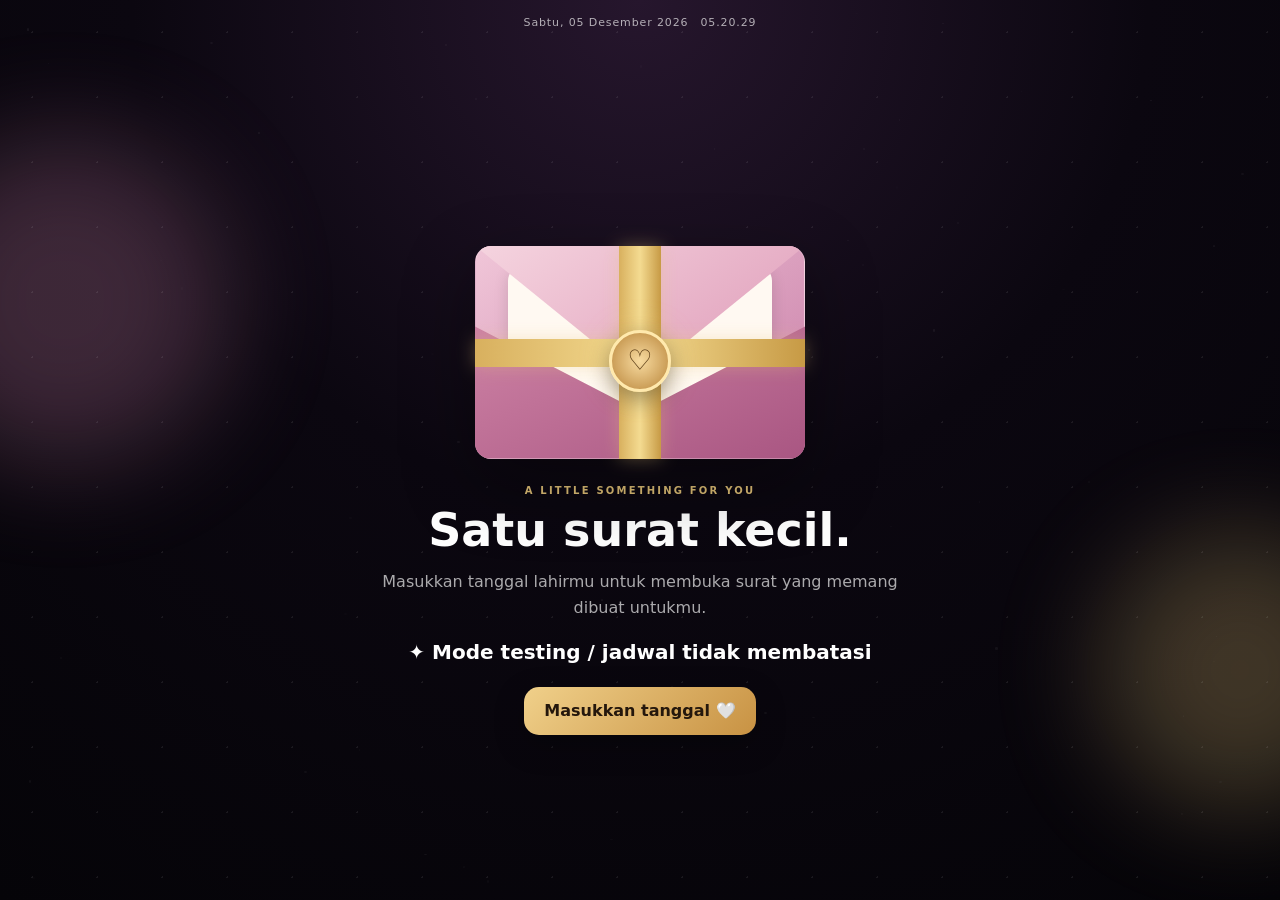
<file: hbd/index.html>
<!doctype html>
<html lang="id">
<head>
<meta charset="utf-8">
<meta name="viewport" content="width=device-width,initial-scale=1,viewport-fit=cover">
<meta name="theme-color" content="#120b18">
<title>Birthday Letter ✦</title>
<link rel="stylesheet" href="style.css">
<script src="../config/control.js"></script>
<script src="../config/birthday.js"></script>
<script src="../config/passwords.js"></script>
<script src="config.js"></script>
</head>
<body>
<div class="bg">
    <div class="orb orb-a"></div><div class="orb orb-b"></div>
    <div class="stars" id="stars"></div>
</div>

<main id="app">
    <section class="screen active" id="screen-lock">
        <div class="top-date">
            <span id="liveDate">-</span>
            <span id="liveTime">-</span>
        </div>

        <div class="envelope-stage">
            <div class="sparkles" id="sparkles"></div>
            <div class="envelope" id="envelope">
                <div class="env-back"></div>
                <div class="env-paper"></div>
                <div class="env-flap"></div>
                <div class="env-front"></div>
                <div class="env-ribbon-v"></div>
                <div class="env-ribbon-h"></div>
                <div class="seal">♡</div>
            </div>
        </div>

        <div class="lock-copy">
            <div class="eyebrow">A LITTLE SOMETHING FOR YOU</div>
            <h1 id="lockTitle">Satu surat kecil.</h1>
            <p id="lockText">Ada sesuatu yang menunggu sampai waktunya tiba.</p>
            <div class="countdown" id="countdown">-</div>
            <div class="delay" id="delay"></div>
            <button class="main-btn" id="openBtn" disabled>Belum waktunya</button>
        </div>
    </section>

    <section class="screen" id="screen-code">
        <div class="card">
            <div class="mini-icon">🔐</div>
            <div class="eyebrow">PINTU PRIBADI</div>
            <h2>Ini buat kamu, kan?</h2>
            <p>Masukkan tanggal lahirmu untuk memastikan surat ini memang untukmu.</p>
            <div class="date-code" aria-label="Tanggal lahir">
                <input id="birthDay" inputmode="numeric" maxlength="2" placeholder="DD" aria-label="Tanggal">
                <span>/</span>
                <input id="birthMonth" inputmode="numeric" maxlength="2" placeholder="MM" aria-label="Bulan">
                <span>/</span>
                <input id="birthYear" inputmode="numeric" maxlength="4" placeholder="YYYY" aria-label="Tahun">
            </div>
            <button class="main-btn" id="verifyBtn">Buka surat</button>
            <div class="error" id="codeError"></div>
        </div>
    </section>

    <section class="screen" id="screen-intro">
        <div class="card intro-card">
            <div class="eyebrow">FOR SOMEONE SPECIAL</div>
            <h2 id="introTitle">Hei...</h2>
            <p id="introText">Aku sengaja nggak bikin ini seperti ucapan biasa.</p>
            <button class="main-btn" id="introNext">Lanjut pelan-pelan →</button>
        </div>
    </section>

    <section class="screen" id="screen-letter">
        <div class="letter-wrap">
            <div class="paper">
                <div class="paper-top">✦ BIRTHDAY LETTER ✦</div>
                <h2 id="letterHeading">Untuk kamu.</h2>
                <div class="letter" id="letterText"></div>
                <button class="main-btn" id="letterNext">Aku sudah baca 🤍</button>
            </div>
        </div>
    </section>

    <section class="screen" id="screen-cake">
        <div class="cake-card">
            <div class="eyebrow">ONE MORE THING</div>
            <h2>Sebelum bikin harapan...</h2>
            <p>Tahan tombol lilinnya sekitar <b>1 detik</b> sampai apinya padam.</p>
            <div class="cake">
                <div class="flame" id="flame"></div>
                <div class="candle"></div>
                <div class="cake-top"></div>
                <div class="cake-body"><span></span><span></span><span></span></div>
                <div class="plate"></div>
            </div>
            <button class="hold-btn" id="holdCandle">Tahan untuk meniup lilin ✦ <i></i></button>
            <p class="hint" id="cakeHint">Jangan cuma dipencet yaa 😭</p>
            <button class="main-btn hidden" id="wishNext">Lilin padam ✨</button>
        </div>
    </section>

    <section class="screen" id="screen-wish">
        <div class="card">
            <div class="wish-glow">✦</div>
            <div class="eyebrow">MAKE A WISH</div>
            <h2>Oke, sekarang...</h2>
            <p>Tutup mata sebentar. Pikirkan satu hal yang paling kamu inginkan di umur ini.</p>
            <div class="wish-box">Semoga pelan-pelan menemukan jalannya. 🤍</div>
            <button class="main-btn" id="wishDone">Sudah. 🤍</button>
        </div>
    </section>

    <section class="screen" id="screen-questions">
        <div class="card question-card">
            <div class="eyebrow">SEDIKIT PERTANYAAN</div>
            <div class="q-progress" id="qProgress">1 / 7</div>
            <h2 id="questionTitle">-</h2>
            <div id="questionBody"></div>
            <button class="main-btn" id="questionNext">Lanjut →</button>
        </div>
    </section>

    <section class="screen" id="screen-final">
        <div class="card final-card">
            <div class="final-heart">♡</div>
            <div class="eyebrow">SAMPAI DI SINI</div>
            <h2>Terima kasih sudah membaca.</h2>
            <p id="finalText">Semoga ada sedikit bagian dari halaman ini yang tinggal di ingatanmu.</p>
            <div class="summary" id="summary"></div>
            <div class="response-actions">
                <button class="wa-btn" id="whatsappBtn">Kirim jawabanku ke WhatsApp 💬</button>
                <button class="main-btn" id="emailBtn">Kirim lewat Email ✉️</button>
                <button class="main-btn" id="gmailBtn">Kirim lewat Gmail 📧</button>
                <button class="main-btn" id="tiktokBtn">Salin untuk TikTok 🎵</button>
                <button class="main-btn" id="instagramBtn">Salin untuk Instagram 📸</button>
                <button class="main-btn" id="telegramBtn">Kirim lewat Telegram ✈️</button>
                <button class="main-btn" id="copyBtn">Salin Pesan 📋</button>
            </div>
            <small class="wa-note">Pesannya sudah disiapkan. Kamu tetap yang menekan kirim.</small>
        </div>
    </section>

    <section class="screen" id="session-lock">
        <div class="card session-card">
            <div class="wish-glow">🔒</div>
            <div class="eyebrow">SESSION LOCKED</div>
            <h2 id="sessionLockTitle">Sesi ini sudah terikat.</h2>
            <p id="sessionLockText">Browser ini sudah terdaftar pada satu ucapan.</p>
            <button class="main-btn hidden" id="debugResetSession">Reset sesi developer</button>
            <button class="main-btn" onclick="location.href='../index.html'">Kembali ke halaman utama</button>
        </div>
    </section>
</main>

<script src="app.js"></script>
</body>
</html>
</file>
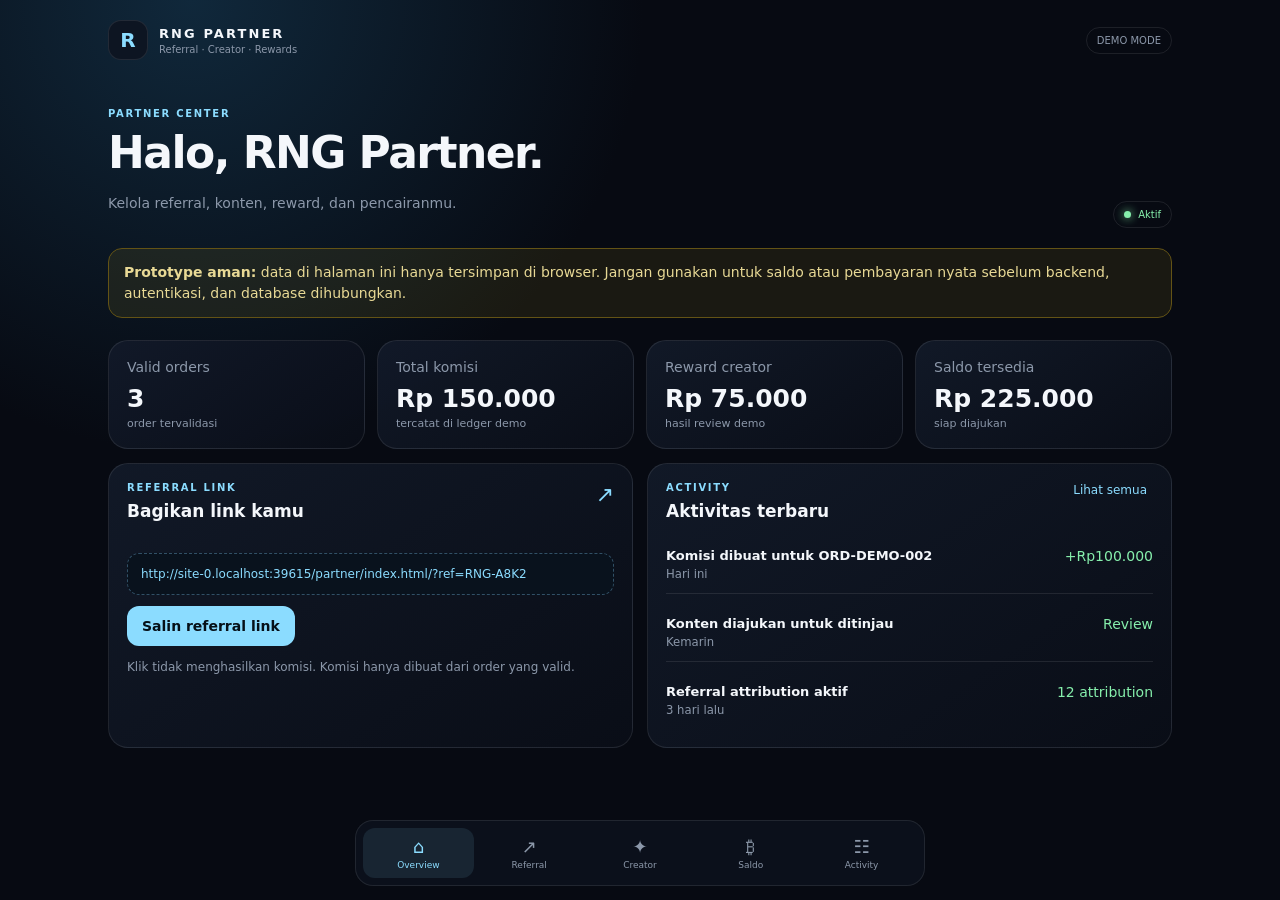
<file: partner/index.html>
<!doctype html>
<html lang="id">
<head>
  <meta charset="utf-8">
  <meta name="viewport" content="width=device-width,initial-scale=1">
  <meta name="theme-color" content="#070a12">
  <title>RNG Partner — Demo Dashboard</title>
  <link rel="stylesheet" href="styles.css">
</head>
<body>
  <div class="app-shell">
    <header class="topbar">
      <div class="brand"><span class="brand-mark">R</span><div><strong>RNG PARTNER</strong><small>Referral · Creator · Rewards</small></div></div>
      <span class="demo-badge">DEMO MODE</span>
    </header>

    <main>
      <section class="hero">
        <div><p class="eyebrow">PARTNER CENTER</p><h1>Halo, <span id="partnerName">Partner</span>.</h1><p class="muted">Kelola referral, konten, reward, dan pencairanmu.</p></div>
        <span class="status-pill"><i></i><span id="partnerStatus">Aktif</span></span>
      </section>

      <div class="notice"><b>Prototype aman:</b> data di halaman ini hanya tersimpan di browser. Jangan gunakan untuk saldo atau pembayaran nyata sebelum backend, autentikasi, dan database dihubungkan.</div>

      <section id="view-overview" class="view active">
        <div class="stats-grid">
          <article class="stat-card"><span>Valid orders</span><strong id="statOrders">0</strong><small>order tervalidasi</small></article>
          <article class="stat-card"><span>Total komisi</span><strong id="statCommission">Rp0</strong><small>tercatat di ledger demo</small></article>
          <article class="stat-card"><span>Reward creator</span><strong id="statReward">Rp0</strong><small>hasil review demo</small></article>
          <article class="stat-card"><span>Saldo tersedia</span><strong id="statAvailable">Rp0</strong><small>siap diajukan</small></article>
        </div>
        <div class="two-col">
          <article class="panel"><div class="panel-heading"><div><p class="eyebrow">REFERRAL LINK</p><h2>Bagikan link kamu</h2></div><span class="icon">↗</span></div><div class="ref-link" id="refLink"></div><button class="button primary" id="copyReferral">Salin referral link</button><p class="helper">Klik tidak menghasilkan komisi. Komisi hanya dibuat dari order yang valid.</p></article>
          <article class="panel"><div class="panel-heading"><div><p class="eyebrow">ACTIVITY</p><h2>Aktivitas terbaru</h2></div><button class="text-button" data-view="activity">Lihat semua</button></div><div id="recentActivity" class="activity-list"></div></article>
        </div>
      </section>

      <section id="view-referral" class="view"><div class="section-title"><div><p class="eyebrow">REFERRAL / PROMOTOR</p><h2>Performa referral</h2></div></div><div class="stats-grid compact"><article class="stat-card"><span>Total klik</span><strong id="refClicks">0</strong></article><article class="stat-card"><span>Attribution aktif</span><strong id="refAttributions">0</strong></article><article class="stat-card"><span>Conversion</span><strong id="refConversion">0%</strong></article></div><div class="panel table-panel"><h2>Komisi</h2><div class="table-wrap"><table><thead><tr><th>Order</th><th>Campaign</th><th>Transaksi</th><th>Komisi</th><th>Status</th></tr></thead><tbody id="commissionRows"></tbody></table></div></div></section>

      <section id="view-creator" class="view"><div class="section-title"><div><p class="eyebrow">CREATOR</p><h2>Konten & reward</h2></div><button class="button primary" id="newSubmission">Ajukan konten</button></div><div class="panel"><p class="helper top-helper">Metric yang kamu masukkan belum dianggap terverifikasi. Submission baru akan berstatus review sampai diperiksa.</p><div id="submissionList" class="submission-list"></div></div></section>

      <section id="view-withdrawals" class="view"><div class="section-title"><div><p class="eyebrow">WITHDRAWAL</p><h2>Pencairan</h2></div></div><div class="balance-card"><span>Saldo tersedia</span><strong id="withdrawBalance">Rp0</strong><p>Saldo pending dan paid dicatat terpisah dalam sistem production.</p></div><div class="panel withdrawal-panel"><label for="withdrawAmount">Jumlah pencairan</label><div class="amount-input"><span>Rp</span><input id="withdrawAmount" type="number" min="10000" step="1000" placeholder="10000"></div><label for="withdrawMethod">Metode</label><select id="withdrawMethod"><option>Transfer bank</option><option>E-wallet</option></select><button class="button primary" id="requestWithdrawal">Ajukan pencairan</button><p class="helper">Demo saja: request tidak dikirim ke penyedia pembayaran.</p></div><div class="panel"><h2>Riwayat pencairan</h2><div id="withdrawalList" class="activity-list"></div></div></section>

      <section id="view-activity" class="view"><div class="section-title"><div><p class="eyebrow">AUDIT TRAIL</p><h2>Aktivitas akun</h2></div></div><div class="panel"><div id="activityList" class="activity-list"></div></div></section>
    </main>

    <nav class="bottom-nav" aria-label="Navigasi partner"><button class="nav-item active" data-view="overview">⌂<span>Overview</span></button><button class="nav-item" data-view="referral">↗<span>Referral</span></button><button class="nav-item" data-view="creator">✦<span>Creator</span></button><button class="nav-item" data-view="withdrawals">₿<span>Saldo</span></button><button class="nav-item" data-view="activity">☷<span>Activity</span></button></nav>
  </div>
  <div id="toast" class="toast" role="status"></div>
  <script src="app.js"></script>
</body>
</html>
</file>
<file: hbd/style.css>
*{box-sizing:border-box}
:root{
 --bg:#09060d;--panel:rgba(23,15,28,.72);--paper:#fffaf2;--ink:#34272e;
 --gold:#e8c77b;--pink:#f19bc5;--muted:rgba(255,255,255,.66);
}
html,body{margin:0;min-height:100%;font-family:Inter,ui-sans-serif,system-ui,-apple-system,"Segoe UI",sans-serif}
body{background:radial-gradient(circle at 50% 0,#26162d 0,#0b0710 46%,#050408 100%);color:#fff;overflow-x:hidden}
button,input,textarea{font:inherit}
button{border:0}
.bg{position:fixed;inset:0;overflow:hidden;pointer-events:none}
.orb{position:absolute;border-radius:50%;filter:blur(55px);opacity:.25}
.orb-a{width:330px;height:330px;background:#d88bb5;left:-100px;top:15%}
.orb-b{width:280px;height:280px;background:#e8c77b;right:-100px;bottom:10%}
.stars{position:absolute;inset:0;background-image:radial-gradient(#fff 1px,transparent 1px);background-size:65px 65px;opacity:.08}
#app{position:relative;min-height:100svh;display:flex;align-items:center;justify-content:center;padding:24px 16px}
.screen{width:min(620px,100%);display:none;animation:enter .65s cubic-bezier(.2,.8,.2,1)}
.screen.active{display:block}
@keyframes enter{from{opacity:0;transform:translateY(20px) scale(.98)}to{opacity:1;transform:none}}
.top-date{position:fixed;top:16px;left:0;right:0;display:flex;justify-content:center;gap:12px;font-size:11px;letter-spacing:.08em;color:var(--muted);z-index:5}
.envelope-stage{height:320px;display:grid;place-items:center;position:relative}
.envelope{width:min(330px,82vw);aspect-ratio:1.55;position:relative;filter:drop-shadow(0 25px 35px rgba(0,0,0,.4));animation:float 4s ease-in-out infinite}
@keyframes float{50%{transform:translateY(-9px)}}
.env-back,.env-front,.env-flap,.env-paper{position:absolute;inset:0;border-radius:16px}
.env-back{background:linear-gradient(145deg,#f0c6d8,#c87da7);border:1px solid rgba(255,255,255,.22)}
.env-front{background:linear-gradient(155deg,#d78eae,#a95682);clip-path:polygon(0 38%,50% 78%,100% 38%,100% 100%,0 100%);z-index:3}
.env-flap{background:linear-gradient(145deg,#f5d4df,#d98daf);clip-path:polygon(0 0,100% 0,50% 63%);transform-origin:top;z-index:4;transition:transform .9s cubic-bezier(.2,.8,.2,1)}
.env-paper{background:#fff9f2;inset:9% 10% 5%;z-index:1;box-shadow:0 4px 15px #0002}
.env-ribbon-v,.env-ribbon-h{position:absolute;background:linear-gradient(90deg,#d8b05e,#f4db91,#c79a45);z-index:5;box-shadow:0 0 18px #e8c77b55}
.env-ribbon-v{width:13%;height:100%;left:43.5%}
.env-ribbon-h{height:13%;width:100%;top:44%}
.seal{position:absolute;z-index:6;left:50%;top:54%;transform:translate(-50%,-50%);width:62px;height:62px;border-radius:50%;display:grid;place-items:center;background:radial-gradient(circle,#f8dba0,#b88439);color:#5a3c16;font-size:28px;box-shadow:0 8px 22px #0005,0 0 30px #e8c77b66;border:3px solid #ffe9ad}
.envelope.open .env-flap{transform:rotateX(180deg)}
.sparkles:before,.sparkles:after{content:"✦  ·  ✧  ·  ✦";position:absolute;inset:25% 10%;text-align:center;color:#f6db9d;letter-spacing:22px;animation:spark 2.5s ease-in-out infinite}
@keyframes spark{50%{opacity:.35;transform:scale(1.08)}}
.lock-copy{text-align:center}
.eyebrow{font-size:10px;letter-spacing:.22em;color:var(--gold);font-weight:700;margin-bottom:9px}
h1,h2{margin:0 0 12px;line-height:1.12}
h1{font-size:clamp(28px,8vw,46px)}
h2{font-size:clamp(25px,7vw,38px)}
p{color:var(--muted);line-height:1.65;margin:0 auto 18px;max-width:520px}
.countdown{font-variant-numeric:tabular-nums;font-size:20px;font-weight:700;margin:12px 0 5px;color:#fff}
.delay{font-size:12px;color:var(--pink);min-height:18px}
.main-btn,.wa-btn,.hold-btn{min-height:48px;border-radius:15px;padding:0 20px;cursor:pointer;transition:.2s}
.main-btn{background:linear-gradient(135deg,#f0d08a,#c89243);color:#24170c;font-weight:800;box-shadow:0 10px 30px #0004}
.main-btn:hover:not(:disabled),.wa-btn:hover{transform:translateY(-2px)}
.main-btn:disabled{opacity:.45;cursor:not-allowed}
.card{background:linear-gradient(145deg,rgba(40,25,45,.84),rgba(15,10,20,.78));border:1px solid rgba(255,255,255,.1);border-radius:28px;padding:34px 25px;text-align:center;box-shadow:0 25px 80px #0006;backdrop-filter:blur(18px)}
.card input,.answer-input,.answer-select,.answer-area{width:100%;border:1px solid rgba(255,255,255,.14);background:rgba(0,0,0,.25);color:#fff;border-radius:14px;padding:14px;margin:10px 0 12px;outline:none}
.date-code{display:grid;grid-template-columns:1fr auto 1fr auto 1.6fr;align-items:center;gap:7px;margin:10px 0 12px}
.date-code input{width:100%;text-align:center;font-size:20px;font-weight:800;letter-spacing:.08em;margin:0;padding:14px 8px}
.date-code span{color:var(--gold);font-weight:800;font-size:18px}

.error{color:#ff9fbf;min-height:22px;font-size:12px}
.letter-wrap{padding:8px}
.paper{background:var(--paper);color:var(--ink);border-radius:10px;padding:30px 24px;box-shadow:0 25px 80px #0008;transform:rotate(-.4deg)}
.paper-top{text-align:center;color:#ad7c2d;font-size:10px;letter-spacing:.22em;font-weight:800;margin-bottom:22px}
.paper h2{color:#3a2730;text-align:center}
.letter{font-family:Georgia,serif;font-size:16px;line-height:1.85}
.letter p{color:#4b3a40;margin:0 0 16px;max-width:none}
.letter+.main-btn{margin-top:8px}
.cake-card{text-align:center;background:linear-gradient(145deg,rgba(42,26,47,.9),rgba(11,8,14,.85));padding:28px 20px;border-radius:28px;border:1px solid #fff1}
.cake{height:230px;position:relative;display:grid;place-items:center;margin:4px 0}
.plate{position:absolute;bottom:20px;width:260px;height:18px;border-radius:50%;background:#f5d8e5;box-shadow:0 10px 20px #0005}
.cake-body{position:absolute;bottom:38px;width:205px;height:105px;border-radius:18px 18px 28px 28px;background:linear-gradient(#f5b9d0,#cf6f9e);box-shadow:inset 0 -16px #b75c89}
.cake-body:before{content:"";position:absolute;left:0;right:0;top:-18px;height:38px;border-radius:50%;background:#fff1f5}
.cake-body span{position:absolute;width:14px;height:28px;background:#fff4f7;border-radius:0 0 12px 12px;top:0}
.cake-body span:nth-child(1){left:35px}.cake-body span:nth-child(2){left:95px}.cake-body span:nth-child(3){right:35px}
.cake-top{position:absolute;bottom:125px;width:205px;height:55px;border-radius:50%;background:#fff4f7;border:8px solid #efb0ca}
.candle{position:absolute;bottom:159px;width:16px;height:55px;background:repeating-linear-gradient(45deg,#e8c77b 0 7px,#fff3c7 7px 14px);border-radius:8px;z-index:2}
.flame{position:absolute;bottom:211px;width:25px;height:36px;background:#ffd66e;border-radius:60% 40% 60% 40%;transform:rotate(45deg);box-shadow:0 0 28px #ffcf57;z-index:3;animation:flame 1s ease-in-out infinite}
@keyframes flame{50%{transform:rotate(45deg) scale(.82);opacity:.7}}
.flame.off{display:none}
.hold-btn{background:rgba(255,255,255,.08);color:#fff;border:1px solid #fff2;width:min(360px,100%)}
.hold-btn i{display:block;height:3px;background:#e8c77b;width:0;margin:8px auto 0;border-radius:99px}
.hold-btn.holding i{animation:hold 1s linear forwards}
@keyframes hold{to{width:100%}}
.hint{font-size:11px;margin-top:9px}
.hidden{display:none!important}
.wish-glow,.final-heart{font-size:50px;color:#f3bdd7;text-shadow:0 0 30px #f3bdd788;margin-bottom:8px}
.wish-box{padding:18px;border:1px solid #e8c77b44;border-radius:18px;background:#e8c77b0b;margin:20px 0;color:#ffe9b0}
.q-progress{font-size:10px;color:var(--gold);margin-bottom:15px}
.question-card h2{font-size:25px}
.option-grid{display:grid;gap:8px;margin:15px 0}
.option{padding:13px;border:1px solid #fff2;border-radius:14px;background:#fff1;color:#fff;cursor:pointer;text-align:left}
.option.selected{border-color:#e8c77b;background:#e8c77b18}
.answer-area{min-height:110px;resize:vertical}
.summary{text-align:left;margin:18px 0;background:#0003;border-radius:18px;padding:14px}
.summary-row{padding:9px 0;border-bottom:1px solid #fff1;font-size:12px;line-height:1.5}
.summary-row:last-child{border-bottom:0}
.summary-row b{display:block;color:#e8c77b;margin-bottom:3px}
.wa-btn{width:100%;background:linear-gradient(135deg,#6be59b,#28b96c);color:#062b16;font-weight:900}
.wa-note{display:block;color:#ffffff77;font-size:10px;margin-top:10px}
@media(max-width:480px){
 #app{padding:20px 12px}
 .envelope-stage{height:285px}
 .card{padding:28px 18px}
 .letter{font-size:15px}
}

.response-actions{display:grid;gap:10px;margin-top:18px}
.response-actions .main-btn,.response-actions .wa-btn{width:100%;display:block}
.session-card{border-color:rgba(232,199,123,.22);box-shadow:0 25px 80px #0007,0 0 45px rgba(232,199,123,.08)}
.mini-icon{font-size:42px;margin-bottom:8px;filter:drop-shadow(0 0 18px rgba(241,155,197,.35))}
</file>
<file: partner/styles.css>
:root{--bg:#070a12;--panel:#101624;--panel2:#0c111d;--line:rgba(255,255,255,.09);--text:#f4f7fb;--muted:#8c98aa;--accent:#8bdcff;--green:#86efac;--yellow:#facc15;--red:#fb7185;--radius:20px}*{box-sizing:border-box}body{margin:0;background:radial-gradient(circle at 15% 0%,#10283b 0,transparent 32%),var(--bg);color:var(--text);font:14px Inter,system-ui,-apple-system,BlinkMacSystemFont,"Segoe UI",sans-serif;min-height:100vh}button,input,select{font:inherit}.app-shell{width:min(100%,1100px);margin:auto;padding:20px 18px 100px}.topbar,.hero,.panel-heading,.section-title,.balance-card,.bottom-nav{display:flex;align-items:center;justify-content:space-between}.brand{display:flex;gap:11px;align-items:center}.brand-mark{width:40px;height:40px;border:1px solid var(--line);border-radius:13px;display:grid;place-items:center;font-weight:900;font-size:20px;color:var(--accent);background:#0d1522}.brand strong{display:block;letter-spacing:.16em;font-size:13px}.brand small{display:block;color:var(--muted);font-size:10px;margin-top:3px}.demo-badge,.status-pill{border:1px solid var(--line);border-radius:999px;color:var(--muted);font-size:10px;padding:7px 10px}.hero{margin:48px 0 20px;align-items:end}.eyebrow{color:var(--accent);font-size:10px;letter-spacing:.17em;margin:0 0 8px;font-weight:700}.hero h1,.section-title h2{margin:0;letter-spacing:-.035em}.hero h1{font-size:clamp(28px,6vw,44px)}.muted,.helper{color:var(--muted);line-height:1.6}.status-pill{display:flex;gap:7px;align-items:center;color:var(--green)}.status-pill i{width:7px;height:7px;background:var(--green);border-radius:50%;box-shadow:0 0 10px var(--green)}.notice{border:1px solid #635315;background:rgba(250,204,21,.08);color:#e8d995;padding:13px 15px;border-radius:14px;line-height:1.5;margin-bottom:22px}.view{display:none}.view.active{display:block}.stats-grid{display:grid;grid-template-columns:repeat(4,1fr);gap:12px;margin-bottom:14px}.stats-grid.compact{grid-template-columns:repeat(3,1fr)}.stat-card,.panel,.balance-card{border:1px solid var(--line);background:linear-gradient(145deg,rgba(18,26,41,.95),rgba(10,14,24,.95));border-radius:var(--radius);padding:18px}.stat-card span,.stat-card small{display:block;color:var(--muted)}.stat-card strong{font-size:25px;display:block;margin:9px 0 4px}.stat-card small{font-size:11px}.two-col{display:grid;grid-template-columns:1fr 1fr;gap:14px}.panel{margin-bottom:14px}.panel h2{font-size:17px;margin:0 0 15px}.panel-heading{align-items:start}.icon{color:var(--accent);font-size:22px}.ref-link{overflow:auto;white-space:nowrap;border:1px dashed #315066;background:#09121d;color:var(--accent);border-radius:12px;padding:13px;margin:17px 0 11px;font-size:12px}.button{border:0;border-radius:12px;padding:12px 15px;cursor:pointer;font-weight:700}.button.primary{color:#061018;background:var(--accent)}.text-button{color:var(--accent);background:none;border:0;cursor:pointer;font-size:12px}.helper{font-size:12px;margin:12px 0 0}.activity-list{display:grid;gap:10px}.activity-item,.submission-item{display:flex;justify-content:space-between;gap:12px;padding:12px 0;border-bottom:1px solid var(--line)}.activity-item:last-child,.submission-item:last-child{border-bottom:0}.activity-item b,.submission-item b{display:block;font-size:13px}.activity-item small,.submission-item small{color:var(--muted);display:block;margin-top:4px}.activity-amount{color:var(--green);white-space:nowrap}.section-title{margin:6px 0 16px}.table-wrap{overflow-x:auto}table{width:100%;border-collapse:collapse;min-width:620px}th,td{text-align:left;padding:13px 8px;border-bottom:1px solid var(--line);font-size:12px}th{color:var(--muted);font-weight:500}.tag{display:inline-block;padding:5px 8px;border-radius:999px;background:rgba(139,220,255,.1);color:var(--accent);font-size:10px}.tag.warn{color:var(--yellow);background:rgba(250,204,21,.1)}.tag.good{color:var(--green);background:rgba(134,239,172,.1)}.top-helper{margin-top:0}.balance-card{align-items:flex-start;flex-direction:column;margin-bottom:14px;background:linear-gradient(135deg,#123047,#101624)}.balance-card span,.balance-card p{color:var(--muted);margin:0}.balance-card strong{font-size:34px;margin:9px 0}.withdrawal-panel{display:grid;gap:9px}.withdrawal-panel label{color:var(--muted);font-size:12px;margin-top:5px}.amount-input{display:flex;border:1px solid var(--line);border-radius:12px;background:#09101b;align-items:center;padding-left:13px;color:var(--muted)}.amount-input input,.withdrawal-panel select{width:100%;color:var(--text);background:transparent;border:0;outline:0;padding:12px}.withdrawal-panel select{border:1px solid var(--line);border-radius:12px;background:#09101b}.bottom-nav{position:fixed;bottom:14px;left:50%;transform:translateX(-50%);width:min(calc(100% - 28px),570px);z-index:5;background:rgba(13,18,29,.92);backdrop-filter:blur(16px);border:1px solid var(--line);border-radius:18px;padding:7px}.nav-item{flex:1;border:0;background:transparent;color:var(--muted);padding:8px 4px;border-radius:12px;cursor:pointer;font-size:18px}.nav-item span{display:block;font-size:9px;margin-top:3px}.nav-item.active{color:var(--accent);background:rgba(139,220,255,.1)}.toast{position:fixed;left:50%;bottom:92px;transform:translate(-50%,15px);opacity:0;pointer-events:none;background:#e8f8ff;color:#09121d;border-radius:12px;padding:11px 15px;font-weight:700;transition:.25s;z-index:8}.toast.show{opacity:1;transform:translate(-50%,0)}@media(max-width:700px){.app-shell{padding:16px 13px 100px}.hero{margin-top:36px}.stats-grid{grid-template-columns:repeat(2,1fr)}.stats-grid.compact{grid-template-columns:1fr 1fr 1fr;gap:8px}.stat-card{padding:14px}.stat-card strong{font-size:20px}.two-col{grid-template-columns:1fr}.section-title{align-items:flex-start;gap:12px}.section-title .button{padding:10px;font-size:12px}}@media(max-width:390px){.demo-badge{display:none}.stats-grid.compact{grid-template-columns:1fr}.hero{align-items:start;gap:12px;flex-direction:column}.status-pill{align-self:flex-start}}
</file>
